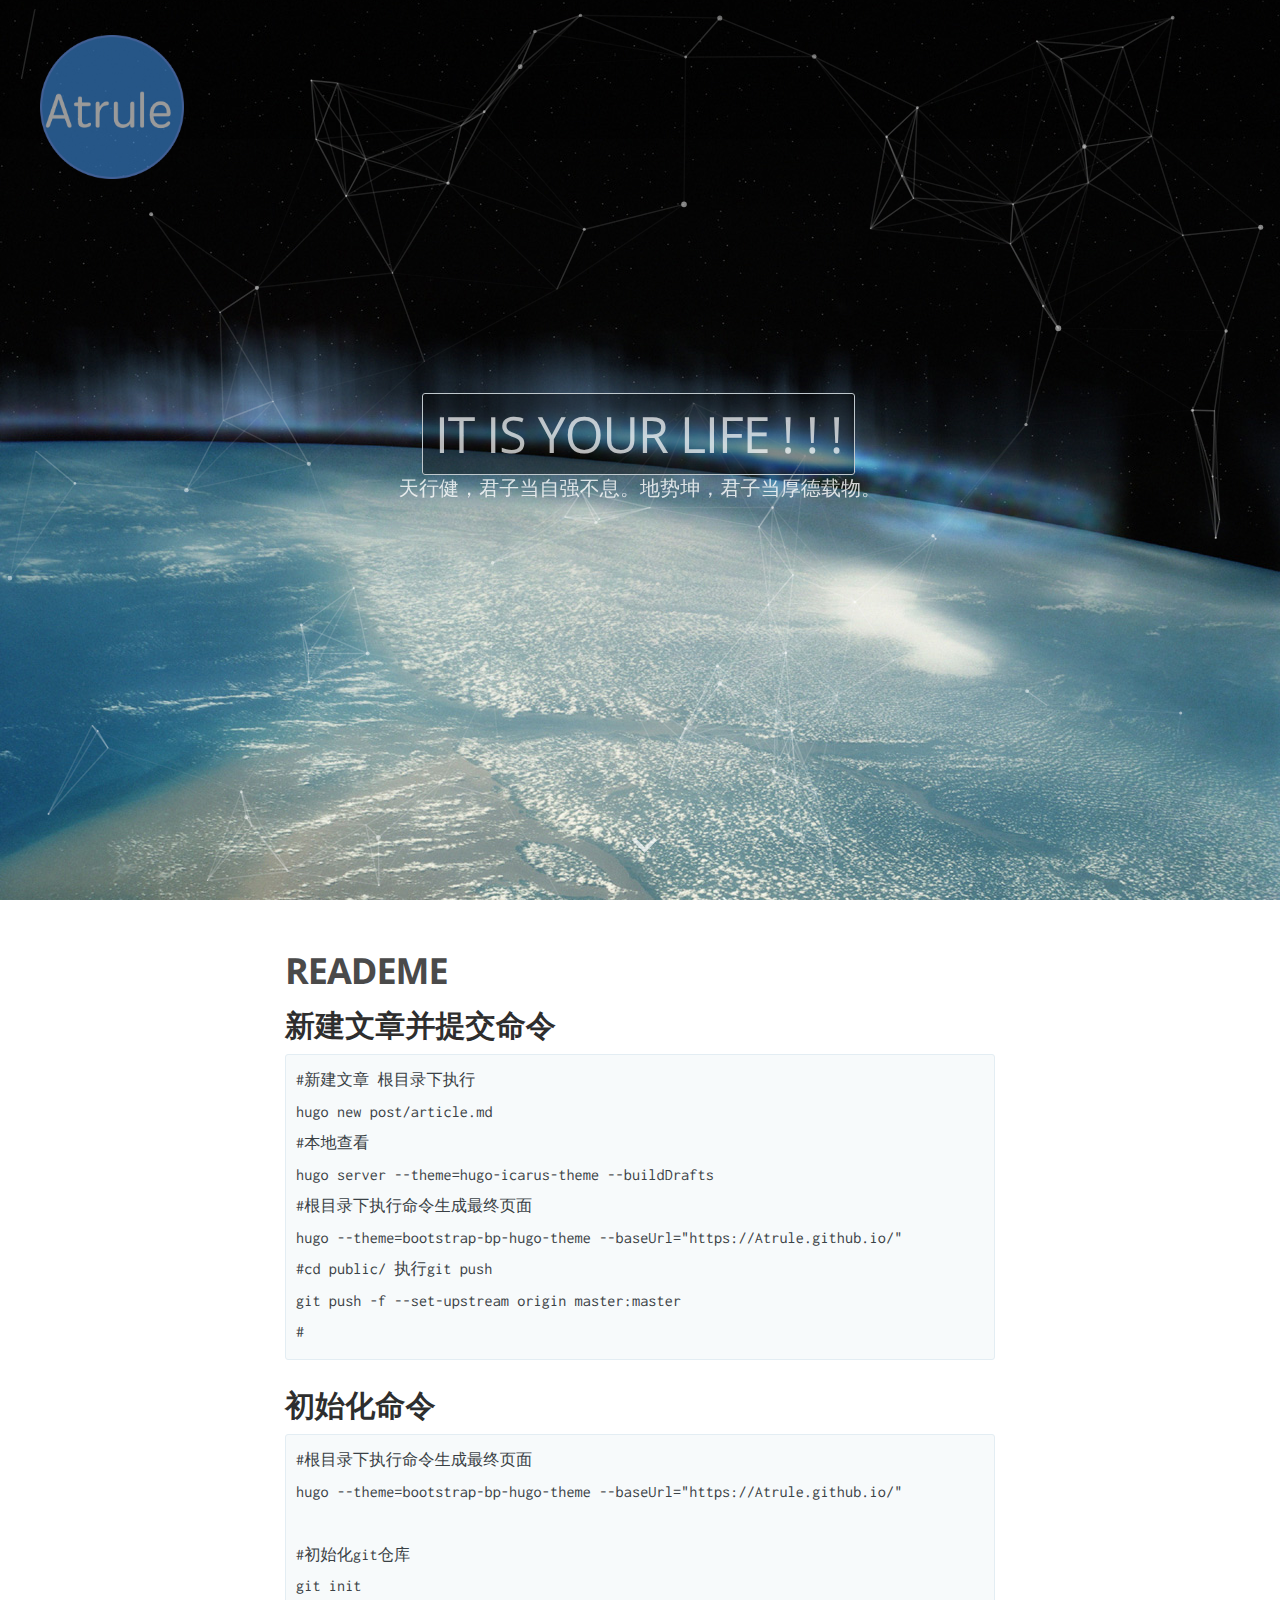
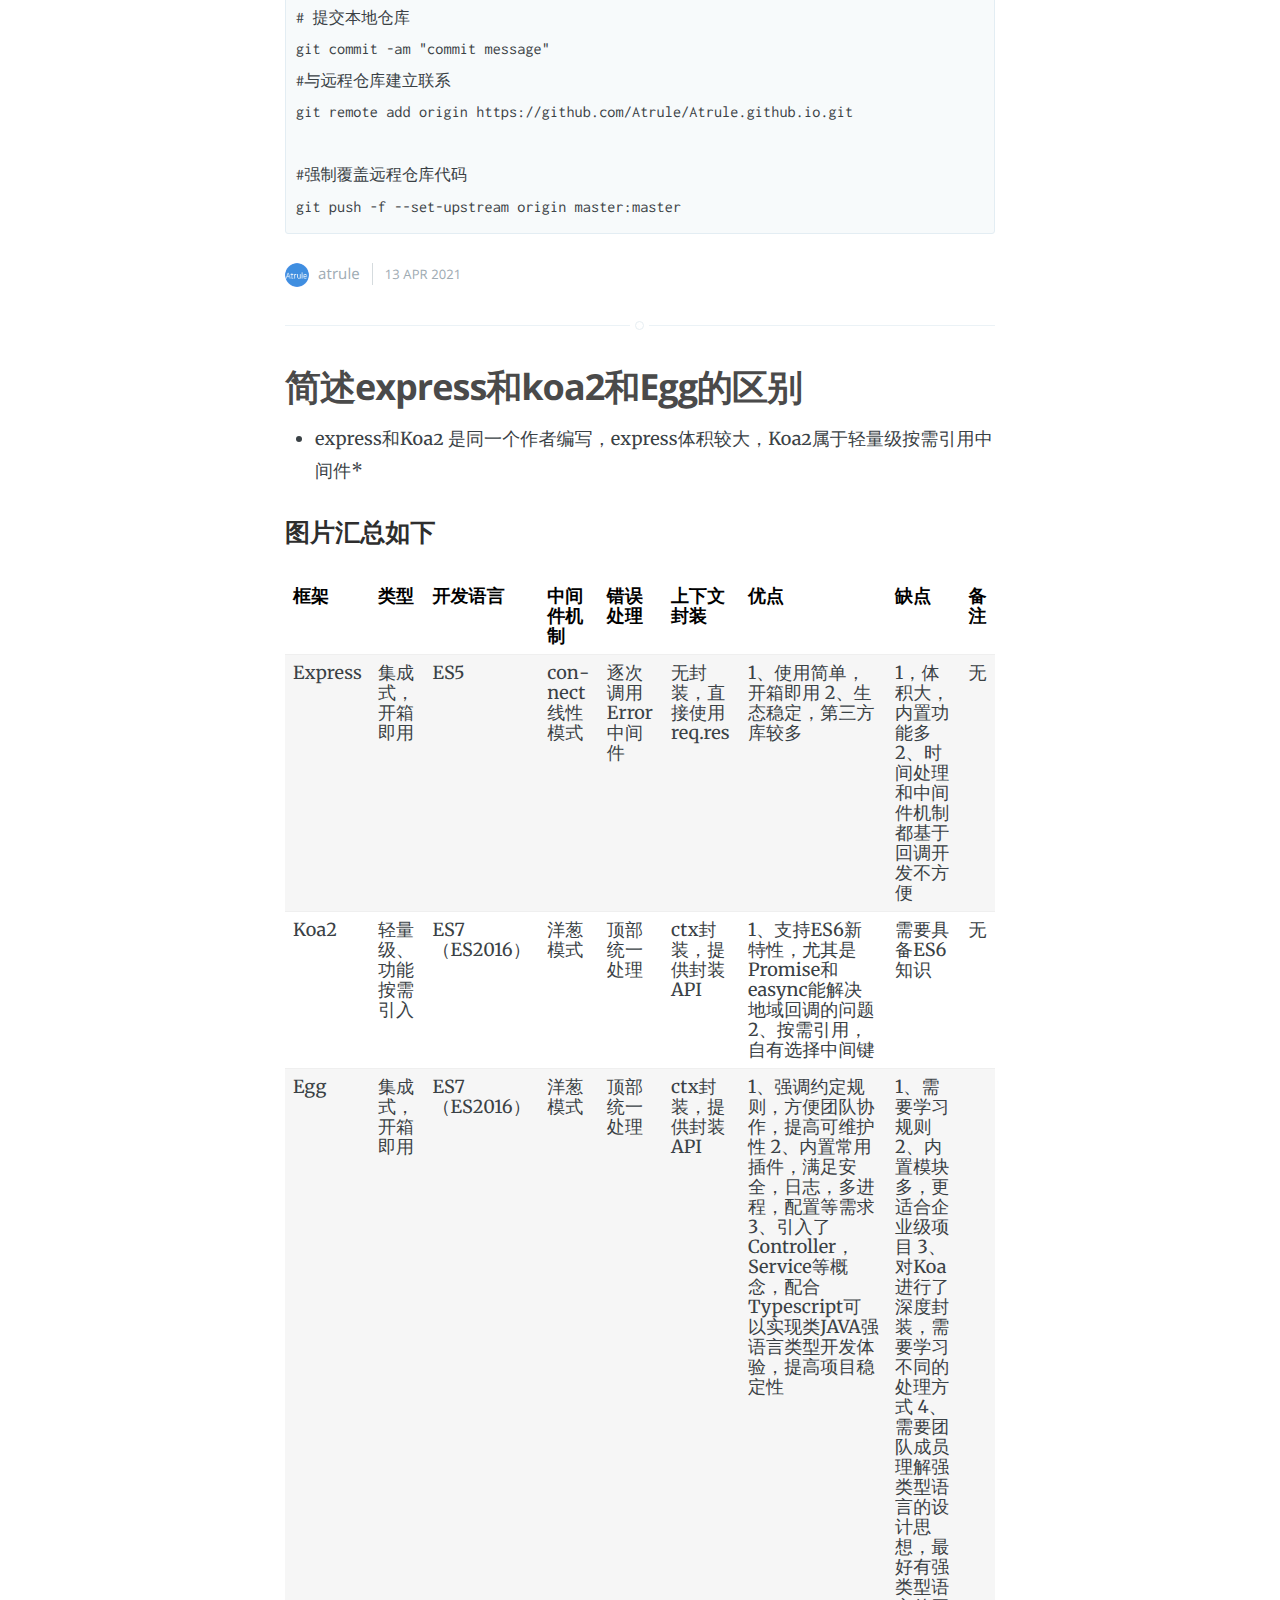
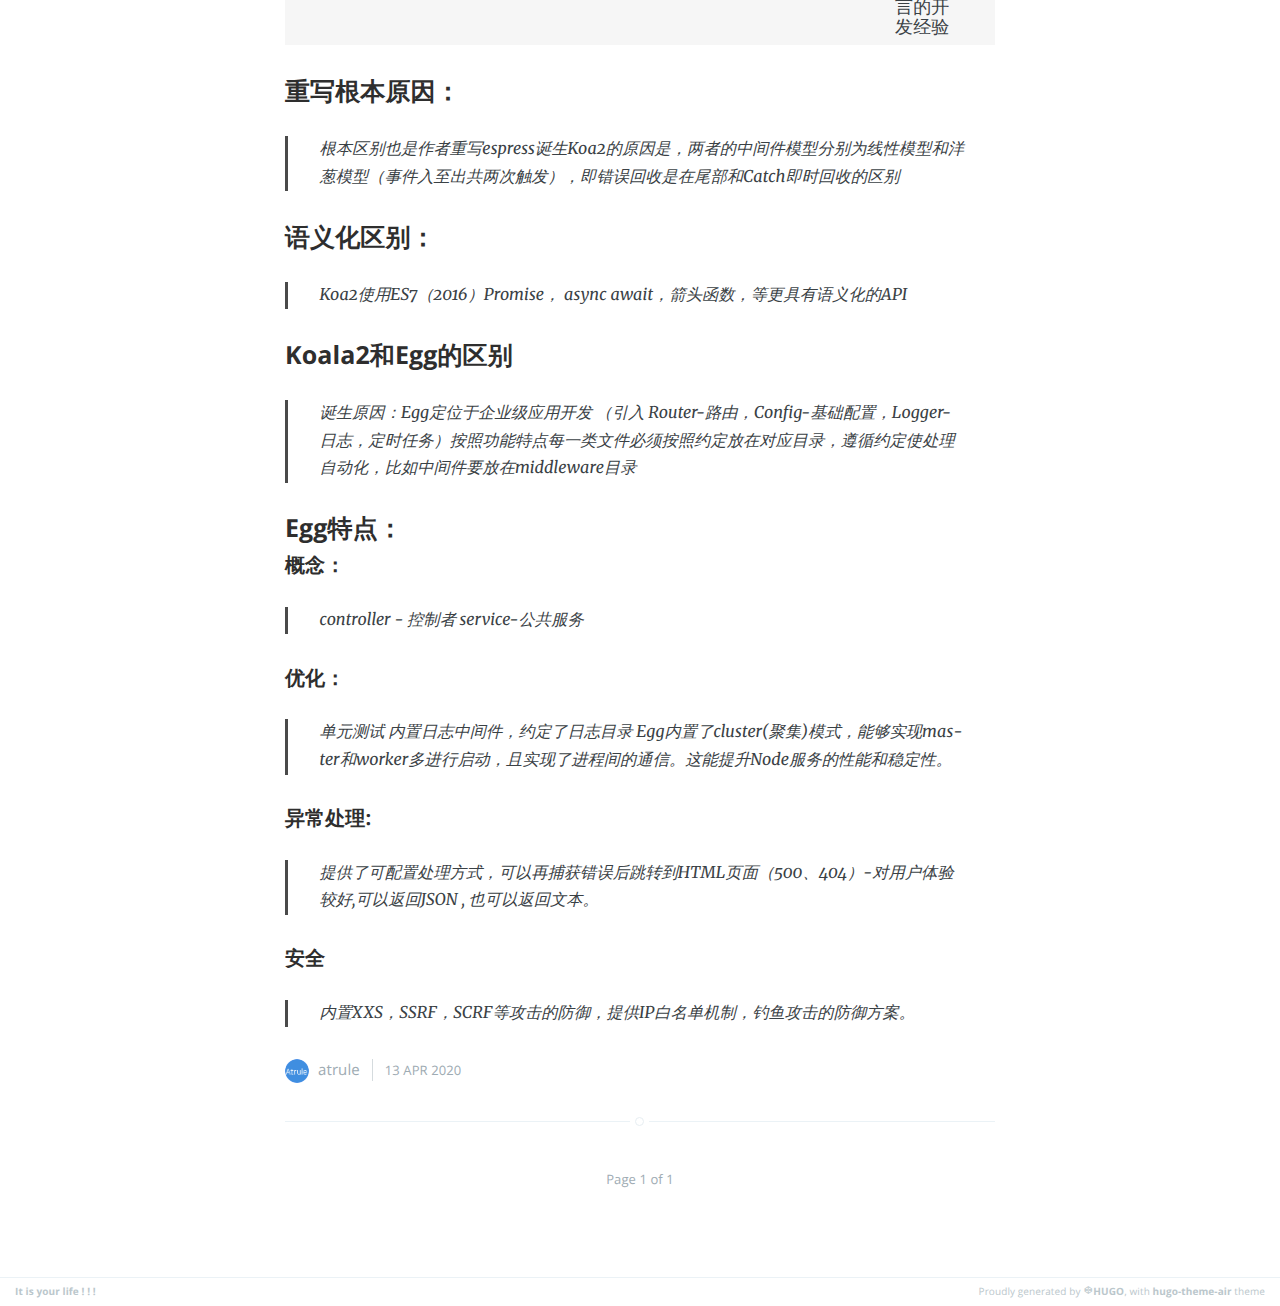
<file: index.html>
<!DOCTYPE html>
<html lang="en-us">

<head>
  <meta charset="utf-8" />
  <meta http-equiv="X-UA-Compatible" content="IE=edge" />

  <meta property="og:title" content=" It is your life ! ! !" />
  <meta property="og:site_name" content="It is your life ! ! !" />
  <meta property="og:url" content="https://Atrule.github.io/" />


  <meta property="og:type" content="website" />


  <title>
    It is your life ! ! !
  </title>

  <meta name="description" content="天行健，君子当自强不息。地势坤，君子当厚德载物。" />

  <meta name="HandheldFriendly" content="True" />
  <meta name="viewport" content="width=device-width, initial-scale=1.0" />

  <link rel="shortcut icon" href="https://Atrule.github.io/images/favicon.ico">
  <link rel="apple-touch-icon" href="https://Atrule.github.io/images/apple-touch-icon.png" />

  <link rel="stylesheet" type="text/css" href="https://Atrule.github.io/css/screen.css" />
  <link rel="stylesheet" type="text/css"
    href="//fonts.googleapis.com/css?family=Merriweather:300,700,700italic,300italic|Open+Sans:700,400|Inconsolata" />





  <link href="/index.xml" rel="alternate" type="application/rss+xml" title="It is your life ! ! !" />


  <meta name="generator" content="Hugo 0.70.0" />

  <link rel="canonical" href="https://Atrule.github.io/" />


</head>

<body class="nav-closed">
  <div id="particles-js"></div>



  <div class="site-wrapper">



    <header class="main-header " style="background-image: url(https://Atrule.github.io/images/user.jpg)">




      <nav class="main-nav overlay clearfix">

        <a class="blog-logo" href="https://Atrule.github.io/"><img src="https://Atrule.github.io/images/user.png"
            alt="Blog Logo" /></a>


      </nav>
      <div class="vertical">
        <div class="main-header-content inner">
          <h1 class="page-title">
            <a class="btn-bootstrap-2 title-scroll" href="#content">It is your life ! ! !</a>
          </h1>
          <h2 class="page-description">天行健，君子当自强不息。地势坤，君子当厚德载物。</h2>
        </div>
      </div>
      <a class="scroll-down icon-arrow-left" href="#content"><span class="hidden">Scroll Down</span></a>
    </header>

    <main id="content" class="content" role="main">







      <div class="extra-pagination inner">
        <nav class="pagination" role="navigation">

          <span class="page-number">Page 1 of 1</span>

        </nav>

      </div>



      <article class="post ">
        <header class="post-header">
          <h2 class="post-title"><a href="/reademe/">READEME</a></h2>
        </header>
        <section class="post-excerpt">
          <p>
            <section class="post-content">
              <h3 id="新建文章并提交命令">新建文章并提交命令</h3>
              <pre><code>#新建文章 根目录下执行
hugo new post/article.md
#本地查看
hugo server --theme=hugo-icarus-theme --buildDrafts
#根目录下执行命令生成最终页面
hugo --theme=bootstrap-bp-hugo-theme --baseUrl=&quot;https://Atrule.github.io/&quot;
#cd public/ 执行git push
git push -f --set-upstream origin master:master
#
</code></pre>
              <h3 id="初始化命令">初始化命令</h3>
              <pre><code>#根目录下执行命令生成最终页面
hugo --theme=bootstrap-bp-hugo-theme --baseUrl=&quot;https://Atrule.github.io/&quot;

#初始化git仓库
git init 
# 提交本地仓库
git commit -am &quot;commit message&quot;
#与远程仓库建立联系
git remote add origin https://github.com/Atrule/Atrule.github.io.git

#强制覆盖远程仓库代码
git push -f --set-upstream origin master:master
</code></pre>
            </section>
          </p>

        </section>
        <footer class="post-meta">

          <img class="author-thumb" src="https://Atrule.github.io/images/user.png" alt="Author image" nopin="nopin" />


          atrule


          <time class="post-date" datetime="2021-04-13T13:53:20&#43;08:00">
            13 Apr 2021
          </time>
        </footer>
      </article>



      <article class="post post">
        <header class="post-header">
          <h2 class="post-title"><a
              href="/post/%E7%AE%80%E8%BF%B0express%E5%92%8Ckoa2%E5%92%8Cegg%E7%9A%84%E5%8C%BA%E5%88%AB/">简述express和koa2和Egg的区别</a>
          </h2>
        </header>
        <section class="post-excerpt">
          <p>
            <section class="post-content">
              <ul>
                <li>express和Koa2 是同一个作者编写，express体积较大，Koa2属于轻量级按需引用中间件*</li>
              </ul>
              <h4 id="图片汇总如下">图片汇总如下</h4>
              <table>
                <thead>
                  <tr>
                    <th>框架</th>
                    <th>类型</th>
                    <th>开发语言</th>
                    <th>中间件机制</th>
                    <th>错误处理</th>
                    <th>上下文封装</th>
                    <th>优点</th>
                    <th>缺点</th>
                    <th>备注</th>
                  </tr>
                </thead>
                <tbody>
                  <tr>
                    <td>Express</td>
                    <td>集成式，开箱即用</td>
                    <td>ES5</td>
                    <td>connect线性模式</td>
                    <td>逐次调用Error中间件</td>
                    <td>无封装，直接使用req.res</td>
                    <td>1、使用简单，开箱即用 2、生态稳定，第三方库较多</td>
                    <td>1，体积大，内置功能多 2、时间处理和中间件机制都基于回调开发不方便</td>
                    <td>无</td>
                  </tr>
                  <tr>
                    <td>Koa2</td>
                    <td>轻量级、功能按需引入</td>
                    <td>ES7（ES2016）</td>
                    <td>洋葱模式</td>
                    <td>顶部统一处理</td>
                    <td>ctx封装，提供封装API</td>
                    <td>1、支持ES6新特性，尤其是Promise和easync能解决地域回调的问题 2、按需引用，自有选择中间键</td>
                    <td>需要具备ES6 知识</td>
                    <td>无</td>
                  </tr>
                  <tr>
                    <td>Egg</td>
                    <td>集成式，开箱即用</td>
                    <td>ES7（ES2016）</td>
                    <td>洋葱模式</td>
                    <td>顶部统一处理</td>
                    <td>ctx封装，提供封装API</td>
                    <td>1、强调约定规则，方便团队协作，提高可维护性 2、内置常用插件，满足安全，日志，多进程，配置等需求
                      3、引入了Controller，Service等概念，配合Typescript可以实现类JAVA强语言类型开发体验，提高项目稳定性</td>
                    <td>1、需要学习 规则 2、内置模块多，更适合企业级项目 3、对Koa进行了深度封装，需要学习不同的处理方式 4、需要团队成员理解强类型语言的设计思想，最好有强类型语言的开发经验</td>
                    <td></td>
                  </tr>
                </tbody>
              </table>
              <h4 id="重写根本原因">重写根本原因：</h4>
              <blockquote>
                <p>根本区别也是作者重写espress诞生Koa2的原因是，两者的中间件模型分别为线性模型和洋葱模型（事件入至出共两次触发），即错误回收是在尾部和Catch即时回收的区别</p>
              </blockquote>
              <h4 id="语义化区别">语义化区别：</h4>
              <blockquote>
                <p>Koa2使用ES7（2016）Promise， async await，箭头函数，等更具有语义化的API</p>
              </blockquote>
              <h4 id="koala2和egg的区别">Koala2和Egg的区别</h4>
              <blockquote>
                <p>诞生原因：Egg定位于企业级应用开发 （引入
                  Router-路由，Config-基础配置，Logger-日志，定时任务）按照功能特点每一类文件必须按照约定放在对应目录，遵循约定使处理自动化，比如中间件要放在middleware目录</p>
              </blockquote>
              <h4 id="egg特点">Egg特点：</h4>
              <h5 id="概念">概念：</h5>
              <blockquote>
                <p>controller - 控制者
                  service-公共服务</p>
              </blockquote>
              <h6 id="优化">优化：</h6>
              <blockquote>
                <p>单元测试
                  内置日志中间件，约定了日志目录
                  Egg内置了cluster(聚集)模式，能够实现master和worker多进行启动，且实现了进程间的通信。这能提升Node服务的性能和稳定性。</p>
              </blockquote>
              <h6 id="异常处理">异常处理:</h6>
              <blockquote>
                <p>提供了可配置处理方式，可以再捕获错误后跳转到HTML页面（500、404）-对用户体验较好,可以返回JSON , 也可以返回文本。</p>
              </blockquote>
              <h6 id="安全">安全</h6>
              <blockquote>
                <p>内置XXS，SSRF，SCRF等攻击的防御，提供IP白名单机制，钓鱼攻击的防御方案。</p>
              </blockquote>

            </section>
          </p>

        </section>
        <footer class="post-meta">

          <img class="author-thumb" src="https://Atrule.github.io/images/user.png" alt="Author image" nopin="nopin" />


          atrule


          <time class="post-date" datetime="2020-04-13T18:39:37&#43;08:00">
            13 Apr 2020
          </time>
        </footer>
      </article>



      <nav class="pagination" role="navigation">

        <span class="page-number">Page 1 of 1</span>

      </nav>


    </main>

    <footer class="site-footer clearfix">
      <section class="copyright"><a href="">It is your life ! ! !</a> </section>

      <section class="poweredby">Proudly generated by <a class="icon-hugo" href="https://gohugo.io">HUGO</a>, with <a
          class="icon-theme" href="https://github.com/syui/hugo-theme-air">hugo-theme-air</a> theme</section>

    </footer>
  </div>
  <script type="text/javascript" src="https://Atrule.github.io/js/jquery.js"></script>
  <script type="text/javascript" src="https://Atrule.github.io/js/jquery.fitvids.js"></script>
  <script type="text/javascript" src="https://Atrule.github.io/js/index.js"></script>
  <script src="https://Atrule.github.io/js/particles.min.js"></script>
  <script src="https://Atrule.github.io/js/particles.js"></script>

</body>

</html>
</file>
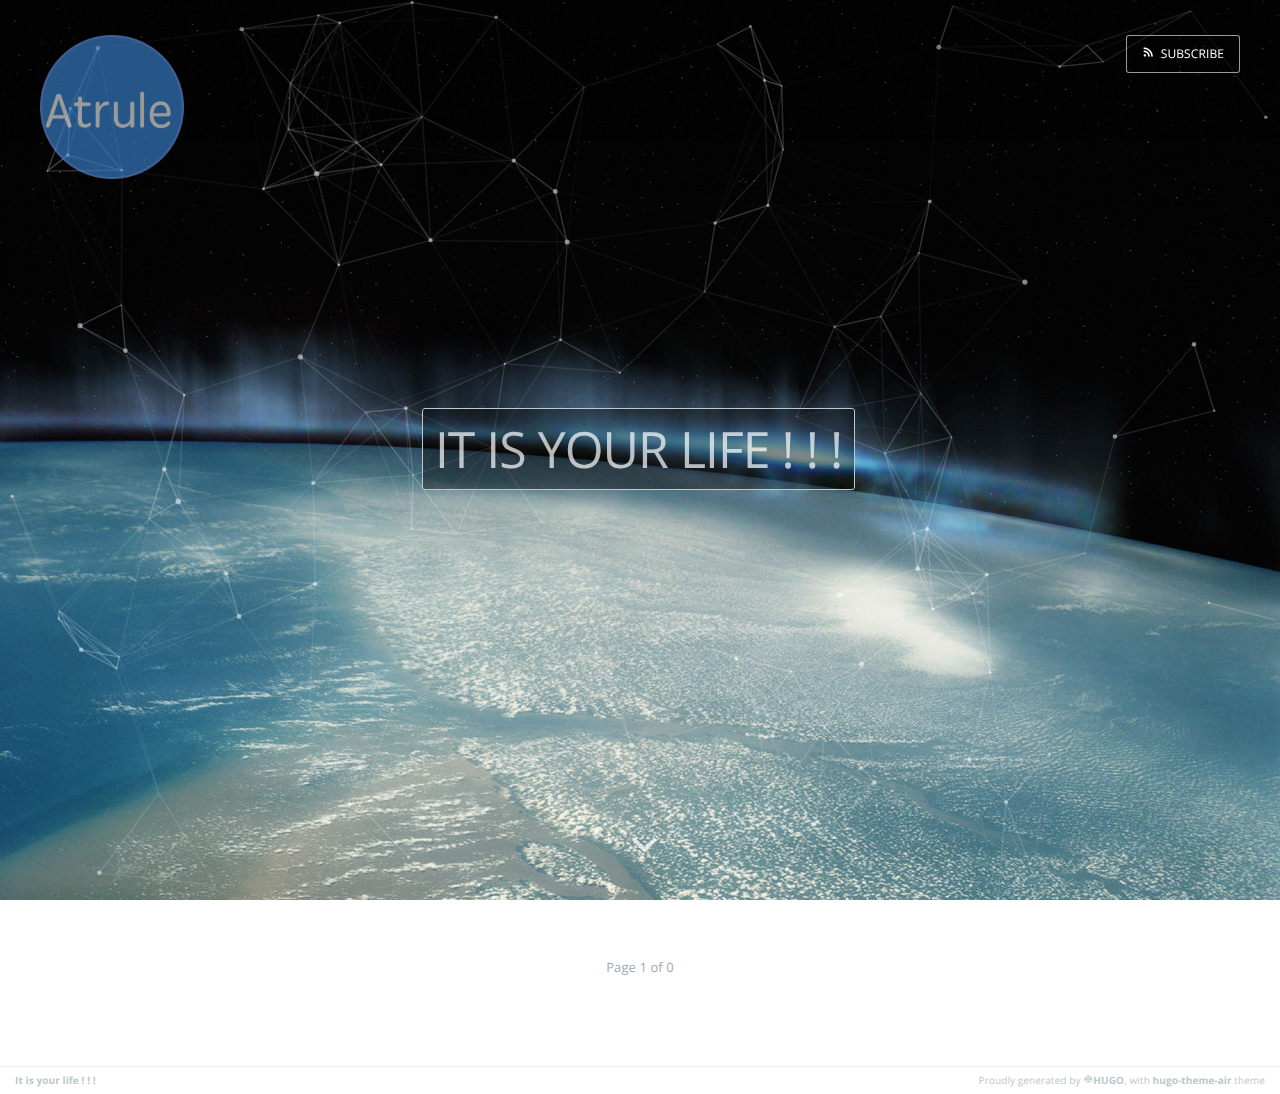
<file: categories/index.html>
<!DOCTYPE html>
<html lang="en-us">

<head>
  <meta charset="utf-8" />
  <meta http-equiv="X-UA-Compatible" content="IE=edge" />

  <meta property="og:title" content=" Categories &middot;  It is your life ! ! !" />
  <meta property="og:site_name" content="It is your life ! ! !" />
  <meta property="og:url" content="https://Atrule.github.io/categories/" />


  <meta property="og:type" content="website" />


  <title>
    Categories &middot; It is your life ! ! !
  </title>

  <meta name="description" content="天行健，君子当自强不息。地势坤，君子当厚德载物。" />

  <meta name="HandheldFriendly" content="True" />
  <meta name="viewport" content="width=device-width, initial-scale=1.0" />

  <link rel="shortcut icon" href="https://Atrule.github.io/images/favicon.ico">
  <link rel="apple-touch-icon" href="https://Atrule.github.io/images/apple-touch-icon.png" />

  <link rel="stylesheet" type="text/css" href="https://Atrule.github.io/css/screen.css" />
  <link rel="stylesheet" type="text/css"
    href="//fonts.googleapis.com/css?family=Merriweather:300,700,700italic,300italic|Open+Sans:700,400|Inconsolata" />




  <link href="https://Atrule.github.io/index.xml" rel="alternate" type="application/rss+xml"
    title="It is your life ! ! !" />


  <link href="/categories/index.xml" rel="alternate" type="application/rss+xml"
    title="Categories &middot; It is your life ! ! !" />


  <meta name="generator" content="Hugo 0.70.0" />

  <link rel="canonical" href="https://Atrule.github.io/categories/" />


</head>

<body class="nav-closed">
  <div id="particles-js"></div>



  <div class="site-wrapper">




    <header class="main-header" style="background-image: url(https://Atrule.github.io/images/user.jpg)">

      <nav class="main-nav overlay clearfix">

        <a class="blog-logo" href="https://Atrule.github.io/"><img src="https://Atrule.github.io/images/user.png"
            alt="Home" /></a>



        <a class="menu-button icon-feed" href="/categories/index.xml">&nbsp;&nbsp;Subscribe</a>


      </nav>
      <div class="vertical">

        <div class="main-header-content inner">
          <h1 class="page-title">

            <a class="btn-bootstrap-2" href="#content">It is your life ! ! !</a>
          </h1>
        </div>
      </div>
      <a class="scroll-down icon-arrow-left" href="#content"><span class="hidden">Scroll Down</span></a>
    </header>

    <main id="content" class="content" role="main">





      <div class="extra-pagination inner">
        <nav class="pagination" role="navigation">

          <span class="page-number">Page 1 of 0</span>

        </nav>

      </div>



      <nav class="pagination" role="navigation">

        <span class="page-number">Page 1 of 0</span>

      </nav>

    </main>



    <footer class="site-footer clearfix">
      <section class="copyright"><a href="">It is your life ! ! !</a> </section>

      <section class="poweredby">Proudly generated by <a class="icon-hugo" href="https://gohugo.io">HUGO</a>, with <a
          class="icon-theme" href="https://github.com/syui/hugo-theme-air">hugo-theme-air</a> theme</section>

    </footer>
  </div>
  <script type="text/javascript" src="https://Atrule.github.io/js/jquery.js"></script>
  <script type="text/javascript" src="https://Atrule.github.io/js/jquery.fitvids.js"></script>
  <script type="text/javascript" src="https://Atrule.github.io/js/index.js"></script>
  <script src="https://Atrule.github.io/js/particles.min.js"></script>
  <script src="https://Atrule.github.io/js/particles.js"></script>

</body>

</html>
</file>
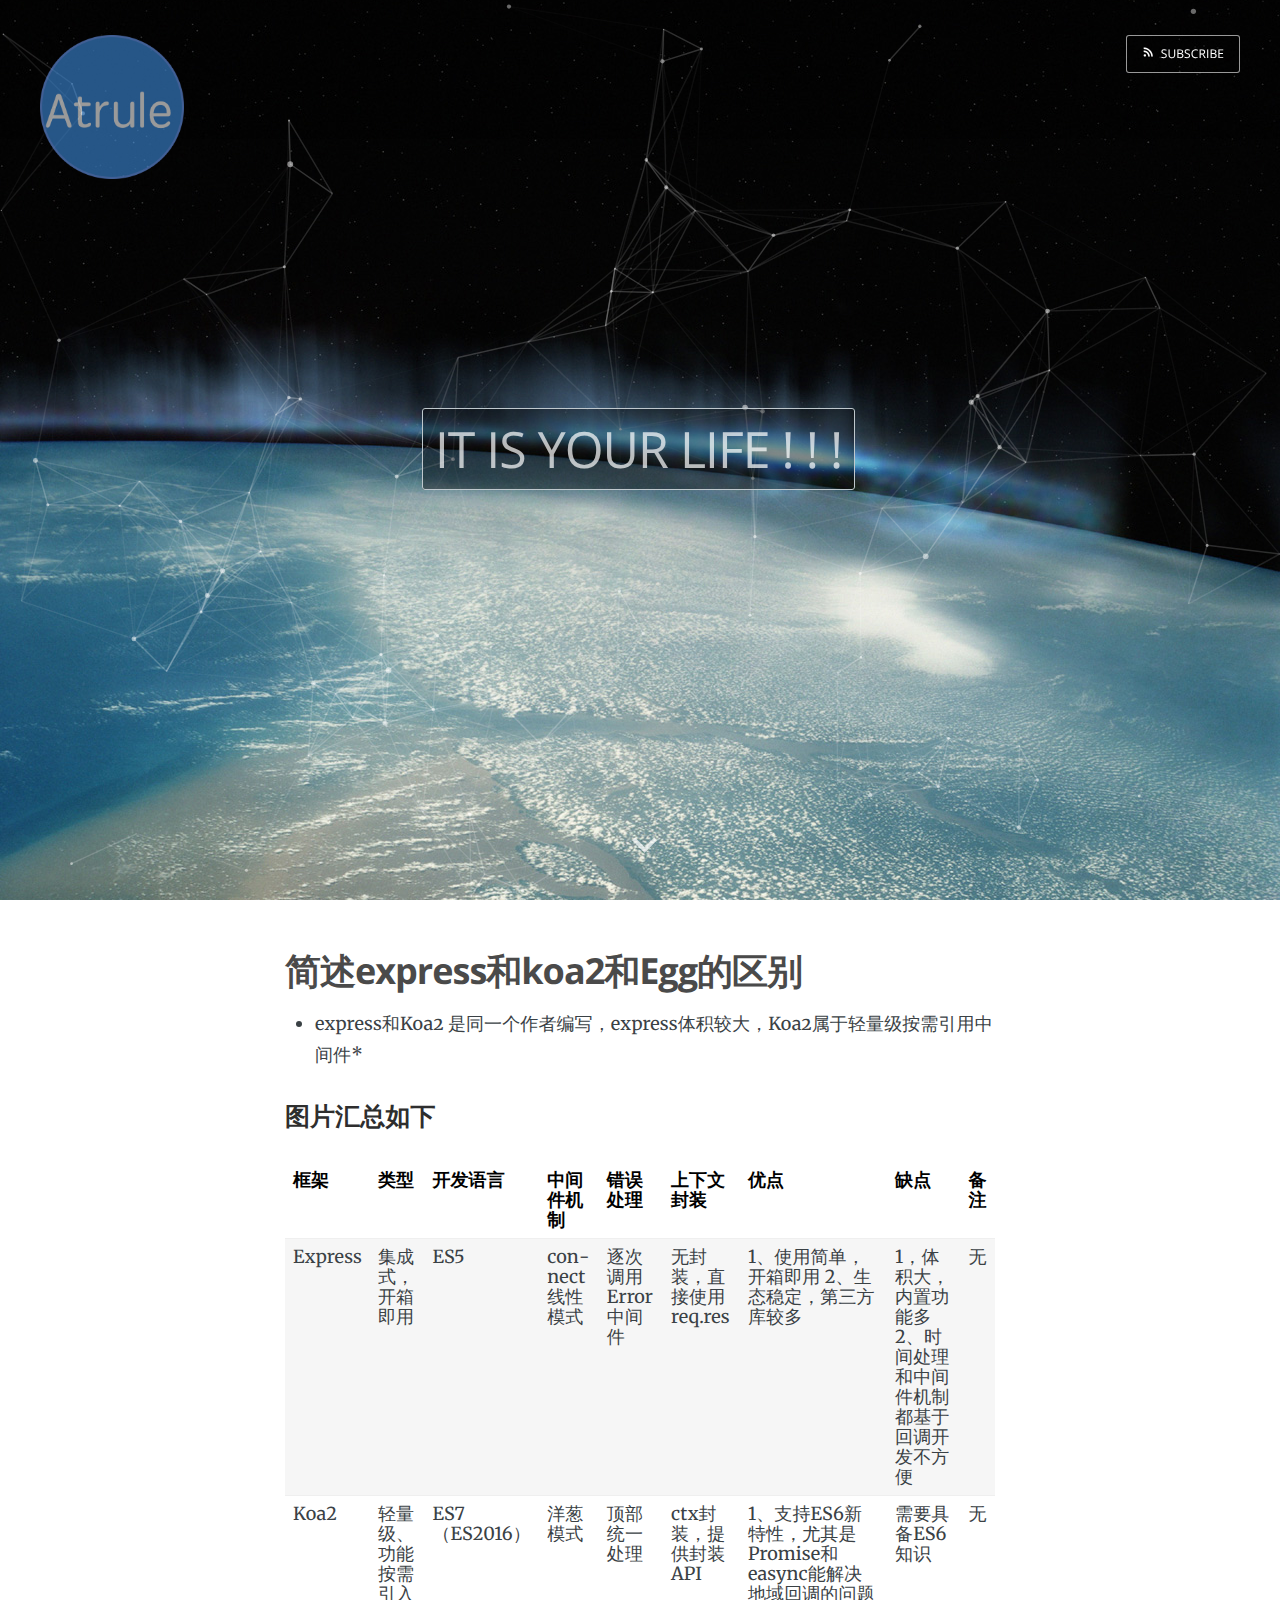
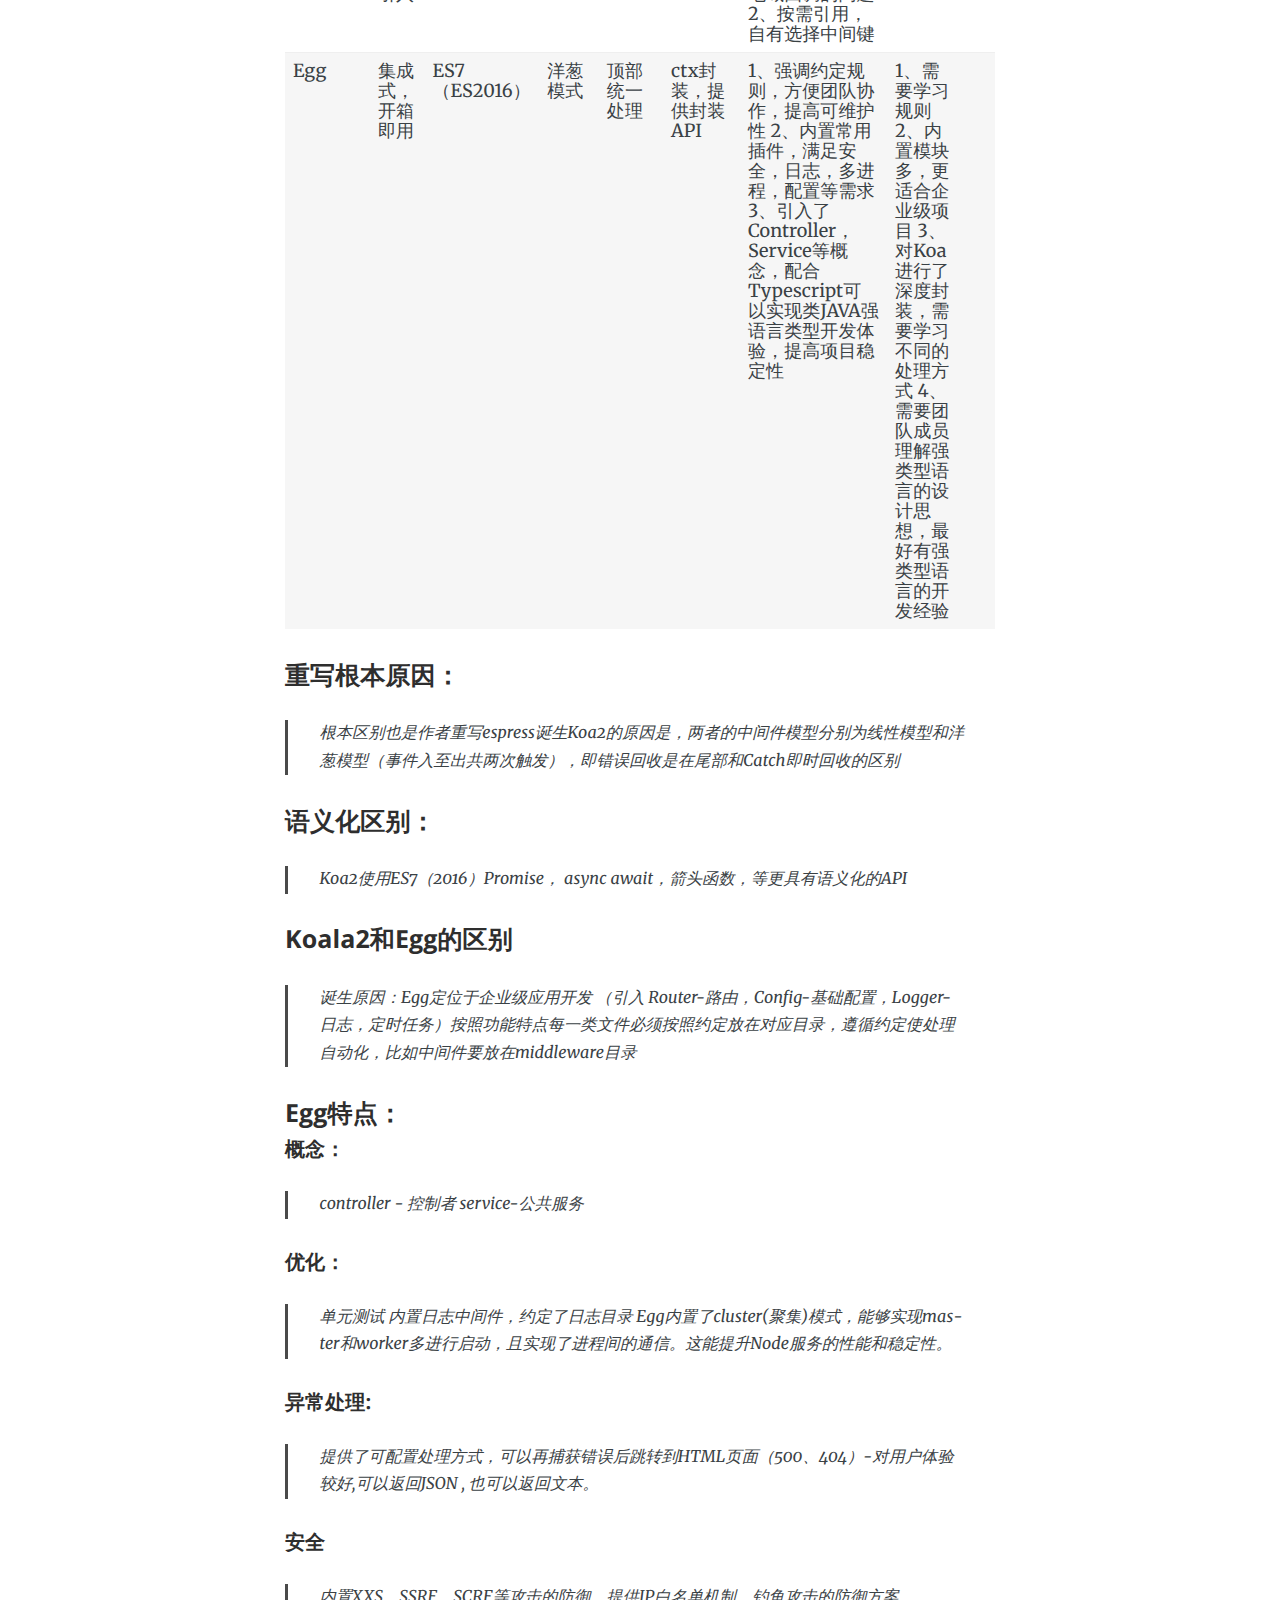
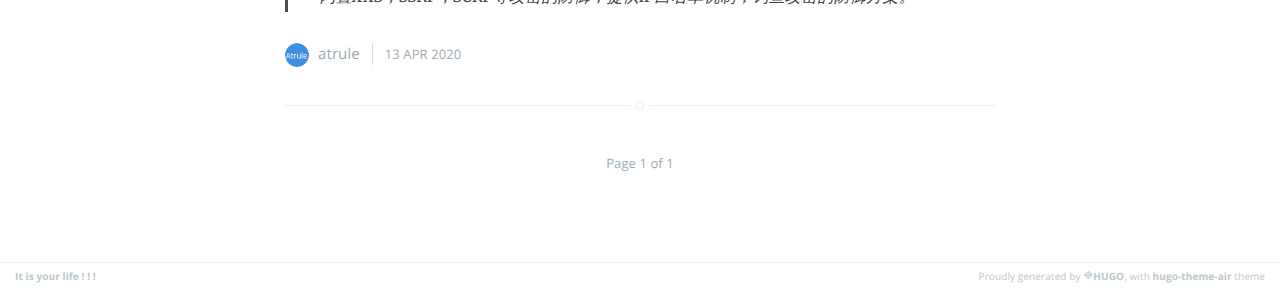
<file: post/index.html>
<!DOCTYPE html>
<html lang="en-us">

<head>
  <meta charset="utf-8" />
  <meta http-equiv="X-UA-Compatible" content="IE=edge" />

  <meta property="og:title" content=" Posts &middot;  It is your life ! ! !" />
  <meta property="og:site_name" content="It is your life ! ! !" />
  <meta property="og:url" content="https://Atrule.github.io/post/" />


  <meta property="og:type" content="website" />


  <title>
    Posts &middot; It is your life ! ! !
  </title>

  <meta name="description" content="天行健，君子当自强不息。地势坤，君子当厚德载物。" />

  <meta name="HandheldFriendly" content="True" />
  <meta name="viewport" content="width=device-width, initial-scale=1.0" />

  <link rel="shortcut icon" href="https://Atrule.github.io/images/favicon.ico">
  <link rel="apple-touch-icon" href="https://Atrule.github.io/images/apple-touch-icon.png" />

  <link rel="stylesheet" type="text/css" href="https://Atrule.github.io/css/screen.css" />
  <link rel="stylesheet" type="text/css"
    href="//fonts.googleapis.com/css?family=Merriweather:300,700,700italic,300italic|Open+Sans:700,400|Inconsolata" />




  <link href="https://Atrule.github.io/index.xml" rel="alternate" type="application/rss+xml"
    title="It is your life ! ! !" />


  <link href="/post/index.xml" rel="alternate" type="application/rss+xml"
    title="Posts &middot; It is your life ! ! !" />


  <meta name="generator" content="Hugo 0.70.0" />

  <link rel="canonical" href="https://Atrule.github.io/post/" />


</head>

<body class="nav-closed">
  <div id="particles-js"></div>



  <div class="site-wrapper">




    <header class="main-header" style="background-image: url(https://Atrule.github.io/images/user.jpg)">

      <nav class="main-nav overlay clearfix">

        <a class="blog-logo" href="https://Atrule.github.io/"><img src="https://Atrule.github.io/images/user.png"
            alt="Home" /></a>



        <a class="menu-button icon-feed" href="/post/index.xml">&nbsp;&nbsp;Subscribe</a>


      </nav>
      <div class="vertical">

        <div class="main-header-content inner">
          <h1 class="page-title">

            <a class="btn-bootstrap-2" href="#content">It is your life ! ! !</a>
          </h1>
        </div>
      </div>
      <a class="scroll-down icon-arrow-left" href="#content"><span class="hidden">Scroll Down</span></a>
    </header>

    <main id="content" class="content" role="main">





      <div class="extra-pagination inner">
        <nav class="pagination" role="navigation">

          <span class="page-number">Page 1 of 1</span>

        </nav>

      </div>



      <article class="post post">
        <header class="post-header">
          <h2 class="post-title"><a
              href="/post/%E7%AE%80%E8%BF%B0express%E5%92%8Ckoa2%E5%92%8Cegg%E7%9A%84%E5%8C%BA%E5%88%AB/">简述express和koa2和Egg的区别</a>
          </h2>
        </header>
        <section class="post-excerpt">
          <p>
            <section class="post-content">
              <ul>
                <li>express和Koa2 是同一个作者编写，express体积较大，Koa2属于轻量级按需引用中间件*</li>
              </ul>
              <h4 id="图片汇总如下">图片汇总如下</h4>
              <table>
                <thead>
                  <tr>
                    <th>框架</th>
                    <th>类型</th>
                    <th>开发语言</th>
                    <th>中间件机制</th>
                    <th>错误处理</th>
                    <th>上下文封装</th>
                    <th>优点</th>
                    <th>缺点</th>
                    <th>备注</th>
                  </tr>
                </thead>
                <tbody>
                  <tr>
                    <td>Express</td>
                    <td>集成式，开箱即用</td>
                    <td>ES5</td>
                    <td>connect线性模式</td>
                    <td>逐次调用Error中间件</td>
                    <td>无封装，直接使用req.res</td>
                    <td>1、使用简单，开箱即用 2、生态稳定，第三方库较多</td>
                    <td>1，体积大，内置功能多 2、时间处理和中间件机制都基于回调开发不方便</td>
                    <td>无</td>
                  </tr>
                  <tr>
                    <td>Koa2</td>
                    <td>轻量级、功能按需引入</td>
                    <td>ES7（ES2016）</td>
                    <td>洋葱模式</td>
                    <td>顶部统一处理</td>
                    <td>ctx封装，提供封装API</td>
                    <td>1、支持ES6新特性，尤其是Promise和easync能解决地域回调的问题 2、按需引用，自有选择中间键</td>
                    <td>需要具备ES6 知识</td>
                    <td>无</td>
                  </tr>
                  <tr>
                    <td>Egg</td>
                    <td>集成式，开箱即用</td>
                    <td>ES7（ES2016）</td>
                    <td>洋葱模式</td>
                    <td>顶部统一处理</td>
                    <td>ctx封装，提供封装API</td>
                    <td>1、强调约定规则，方便团队协作，提高可维护性 2、内置常用插件，满足安全，日志，多进程，配置等需求
                      3、引入了Controller，Service等概念，配合Typescript可以实现类JAVA强语言类型开发体验，提高项目稳定性</td>
                    <td>1、需要学习 规则 2、内置模块多，更适合企业级项目 3、对Koa进行了深度封装，需要学习不同的处理方式 4、需要团队成员理解强类型语言的设计思想，最好有强类型语言的开发经验</td>
                    <td></td>
                  </tr>
                </tbody>
              </table>
              <h4 id="重写根本原因">重写根本原因：</h4>
              <blockquote>
                <p>根本区别也是作者重写espress诞生Koa2的原因是，两者的中间件模型分别为线性模型和洋葱模型（事件入至出共两次触发），即错误回收是在尾部和Catch即时回收的区别</p>
              </blockquote>
              <h4 id="语义化区别">语义化区别：</h4>
              <blockquote>
                <p>Koa2使用ES7（2016）Promise， async await，箭头函数，等更具有语义化的API</p>
              </blockquote>
              <h4 id="koala2和egg的区别">Koala2和Egg的区别</h4>
              <blockquote>
                <p>诞生原因：Egg定位于企业级应用开发 （引入
                  Router-路由，Config-基础配置，Logger-日志，定时任务）按照功能特点每一类文件必须按照约定放在对应目录，遵循约定使处理自动化，比如中间件要放在middleware目录</p>
              </blockquote>
              <h4 id="egg特点">Egg特点：</h4>
              <h5 id="概念">概念：</h5>
              <blockquote>
                <p>controller - 控制者
                  service-公共服务</p>
              </blockquote>
              <h6 id="优化">优化：</h6>
              <blockquote>
                <p>单元测试
                  内置日志中间件，约定了日志目录
                  Egg内置了cluster(聚集)模式，能够实现master和worker多进行启动，且实现了进程间的通信。这能提升Node服务的性能和稳定性。</p>
              </blockquote>
              <h6 id="异常处理">异常处理:</h6>
              <blockquote>
                <p>提供了可配置处理方式，可以再捕获错误后跳转到HTML页面（500、404）-对用户体验较好,可以返回JSON , 也可以返回文本。</p>
              </blockquote>
              <h6 id="安全">安全</h6>
              <blockquote>
                <p>内置XXS，SSRF，SCRF等攻击的防御，提供IP白名单机制，钓鱼攻击的防御方案。</p>
              </blockquote>

            </section>
          </p>

        </section>
        <footer class="post-meta">

          <img class="author-thumb" src="https://Atrule.github.io/images/user.png" alt="Author image" nopin="nopin" />


          atrule


          <time class="post-date" datetime="2020-04-13T18:39:37&#43;08:00">
            13 Apr 2020
          </time>
        </footer>
      </article>



      <nav class="pagination" role="navigation">

        <span class="page-number">Page 1 of 1</span>

      </nav>

    </main>



    <footer class="site-footer clearfix">
      <section class="copyright"><a href="">It is your life ! ! !</a> </section>

      <section class="poweredby">Proudly generated by <a class="icon-hugo" href="https://gohugo.io">HUGO</a>, with <a
          class="icon-theme" href="https://github.com/syui/hugo-theme-air">hugo-theme-air</a> theme</section>

    </footer>
  </div>
  <script type="text/javascript" src="https://Atrule.github.io/js/jquery.js"></script>
  <script type="text/javascript" src="https://Atrule.github.io/js/jquery.fitvids.js"></script>
  <script type="text/javascript" src="https://Atrule.github.io/js/index.js"></script>
  <script src="https://Atrule.github.io/js/particles.min.js"></script>
  <script src="https://Atrule.github.io/js/particles.js"></script>

</body>

</html>
</file>
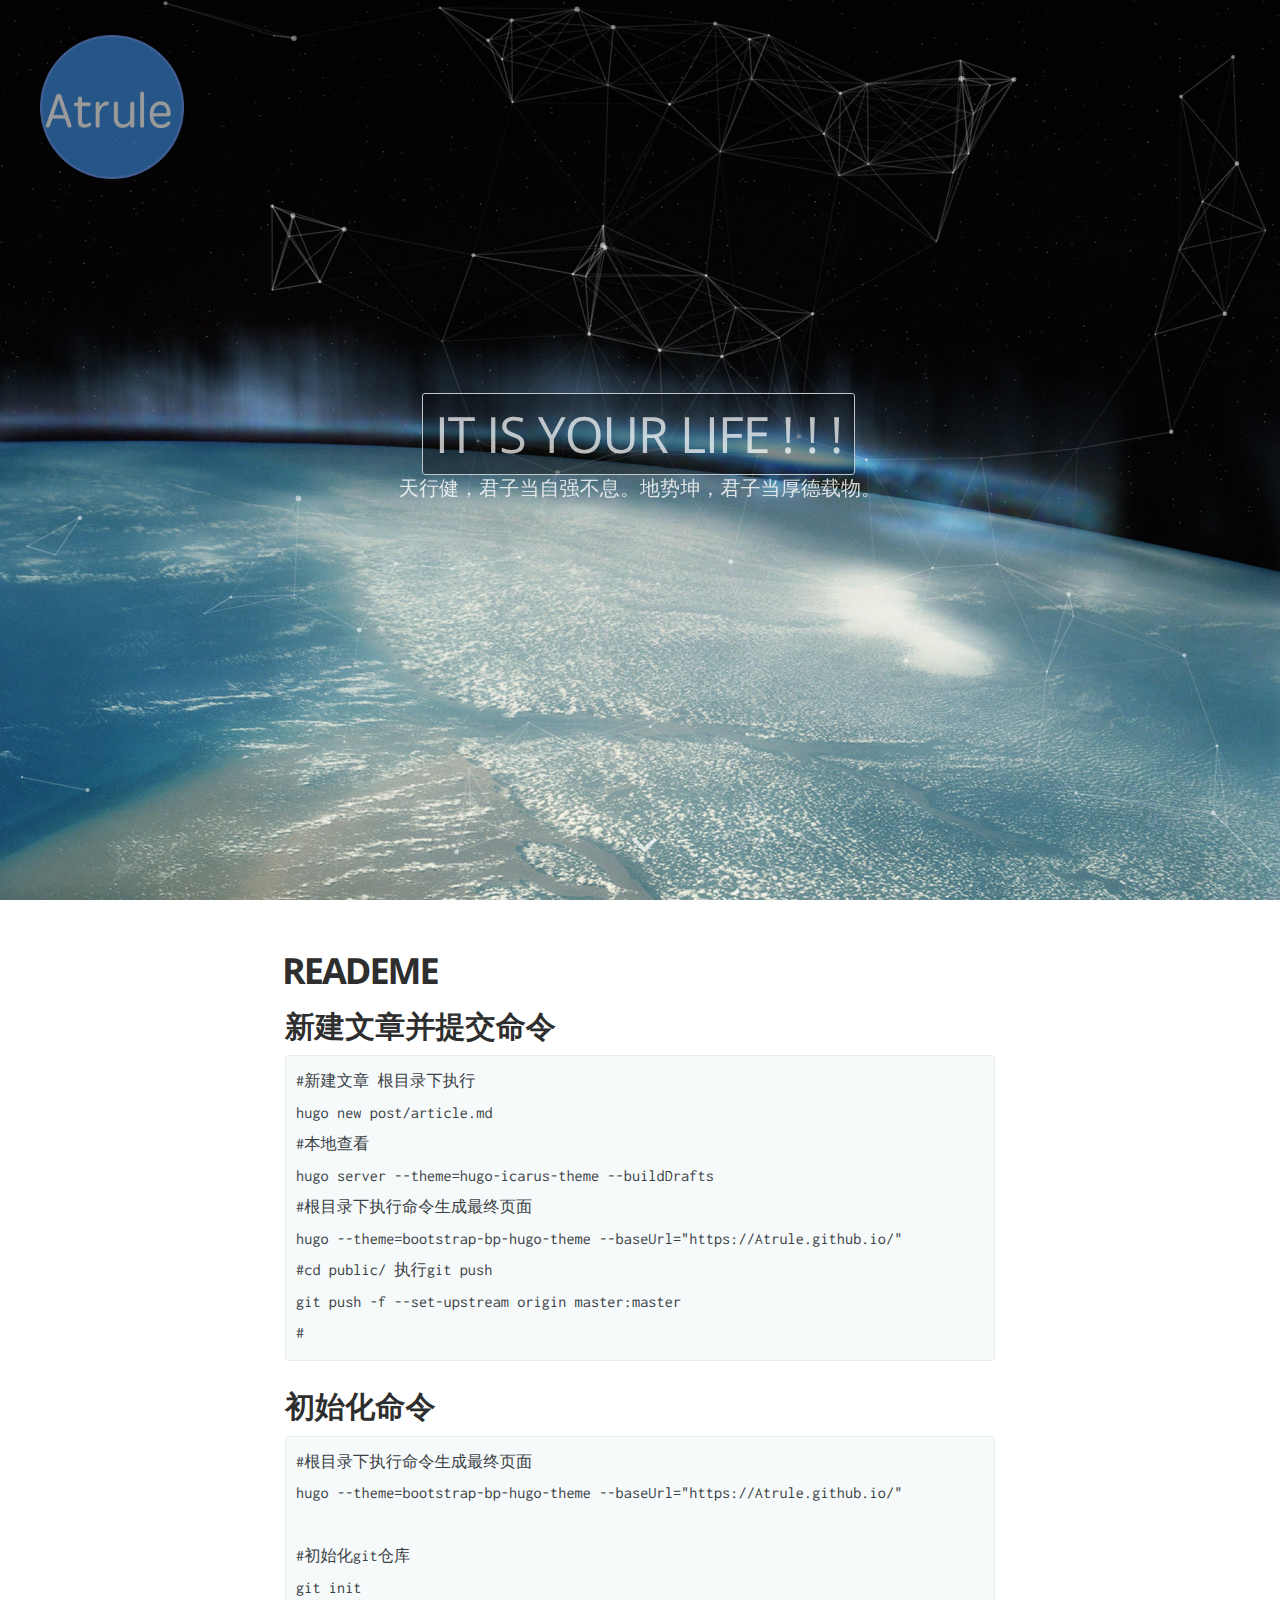
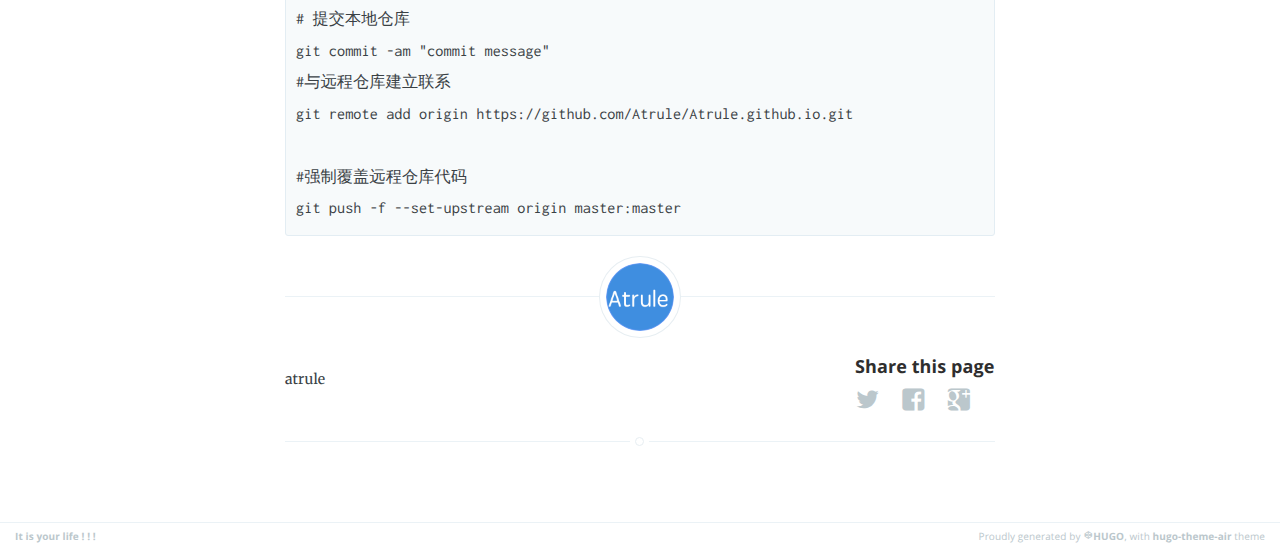
<file: reademe/index.html>
<!DOCTYPE html>
<html lang="en-us">

<head>
  <meta charset="utf-8" />
  <meta http-equiv="X-UA-Compatible" content="IE=edge" />

  <meta property="og:title" content=" READEME &middot;  It is your life ! ! !" />
  <meta property="og:site_name" content="It is your life ! ! !" />
  <meta property="og:url" content="https://Atrule.github.io/reademe/" />


  <meta property="og:type" content="article" />

  <meta property="og:article:published_time" content="2021-04-13T13:53:20&#43;08:00" />




  <title>
    READEME &middot; It is your life ! ! !
  </title>

  <meta name="description" content="天行健，君子当自强不息。地势坤，君子当厚德载物。" />

  <meta name="HandheldFriendly" content="True" />
  <meta name="viewport" content="width=device-width, initial-scale=1.0" />

  <link rel="shortcut icon" href="https://Atrule.github.io/images/favicon.ico">
  <link rel="apple-touch-icon" href="https://Atrule.github.io/images/apple-touch-icon.png" />

  <link rel="stylesheet" type="text/css" href="https://Atrule.github.io/css/screen.css" />
  <link rel="stylesheet" type="text/css"
    href="//fonts.googleapis.com/css?family=Merriweather:300,700,700italic,300italic|Open+Sans:700,400|Inconsolata" />




  <link href="https://Atrule.github.io/index.xml" rel="alternate" type="application/rss+xml"
    title="It is your life ! ! !" />



  <meta name="generator" content="Hugo 0.70.0" />

  <link rel="canonical" href="https://Atrule.github.io/reademe/" />


</head>

<body class="nav-closed">
  <div id="particles-js"></div>



  <div class="site-wrapper">



    <header class="main-header " style="background-image: url(https://Atrule.github.io/images/user.jpg)">

      <nav class="main-nav overlay clearfix">

        <a class="blog-logo" href="https://Atrule.github.io/"><img src="https://Atrule.github.io/images/user.png"
            alt="Blog Logo" /></a>


      </nav>
      <div class="vertical">
        <div class="main-header-content inner">
          <h1 class="page-title">
            <a class="btn-bootstrap-2" href="#content">It is your life ! ! !</a>
          </h1>
          <h2 class="page-description">天行健，君子当自强不息。地势坤，君子当厚德载物。</h2>
        </div>
      </div>
      <a class="scroll-down icon-arrow-left" href="#content"><span class="hidden">Scroll Down</span></a>
    </header>

    <main id="content" class="content" role="main">


      <article class="post ">

        <header class="post-header">
          <h1 class="post-title">READEME</h1>
          <section class="post-meta">


          </section>
        </header>

        <section class="post-content">
          <h3 id="新建文章并提交命令">新建文章并提交命令</h3>
          <pre><code>#新建文章 根目录下执行
hugo new post/article.md
#本地查看
hugo server --theme=hugo-icarus-theme --buildDrafts
#根目录下执行命令生成最终页面
hugo --theme=bootstrap-bp-hugo-theme --baseUrl=&quot;https://Atrule.github.io/&quot;
#cd public/ 执行git push
git push -f --set-upstream origin master:master
#
</code></pre>
          <h3 id="初始化命令">初始化命令</h3>
          <pre><code>#根目录下执行命令生成最终页面
hugo --theme=bootstrap-bp-hugo-theme --baseUrl=&quot;https://Atrule.github.io/&quot;

#初始化git仓库
git init 
# 提交本地仓库
git commit -am &quot;commit message&quot;
#与远程仓库建立联系
git remote add origin https://github.com/Atrule/Atrule.github.io.git

#强制覆盖远程仓库代码
git push -f --set-upstream origin master:master
</code></pre>
        </section>


        <footer class="post-footer">



          <figure class="author-image">

            <a class="img" href="https://Atrule.github.io/"
              style="background-image: url(https://Atrule.github.io/images/user.png)"><span
                class="hidden">atrule</span></a>
          </figure>


          <section class="author">

            <p>atrule</p>


          </section>



          <section class="share">
            <h4>Share this page</h4>
            <a class="icon-twitter" style="font-size: 1.4em"
              href="https://twitter.com/share?text=READEME&amp;url=http%3a%2f%2fAtrule.github.io%2freademe%2f"
              onclick="window.open(this.href, 'twitter-share', 'width=550,height=235');return false;">
              <span class="hidden">Twitter</span>
            </a>
            <a class="icon-facebook" style="font-size: 1.4em"
              href="https://www.facebook.com/sharer/sharer.php?u=http%3a%2f%2fAtrule.github.io%2freademe%2f"
              onclick="window.open(this.href, 'facebook-share','width=580,height=296');return false;">
              <span class="hidden">Facebook</span>
            </a>
            <a class="icon-google-plus" style="font-size: 1.4em"
              href="https://plus.google.com/share?url=http%3a%2f%2fAtrule.github.io%2freademe%2f"
              onclick="window.open(this.href, 'google-plus-share', 'width=490,height=530');return false;">
              <span class="hidden">Google+</span>
            </a>
          </section>






        </footer>
      </article>

    </main>
    <footer class="site-footer clearfix">
      <section class="copyright"><a href="">It is your life ! ! !</a> </section>

      <section class="poweredby">Proudly generated by <a class="icon-hugo" href="https://gohugo.io">HUGO</a>, with <a
          class="icon-theme" href="https://github.com/syui/hugo-theme-air">hugo-theme-air</a> theme</section>

    </footer>
  </div>
  <script type="text/javascript" src="https://Atrule.github.io/js/jquery.js"></script>
  <script type="text/javascript" src="https://Atrule.github.io/js/jquery.fitvids.js"></script>
  <script type="text/javascript" src="https://Atrule.github.io/js/index.js"></script>
  <script src="https://Atrule.github.io/js/particles.min.js"></script>
  <script src="https://Atrule.github.io/js/particles.js"></script>

</body>

</html>
</file>
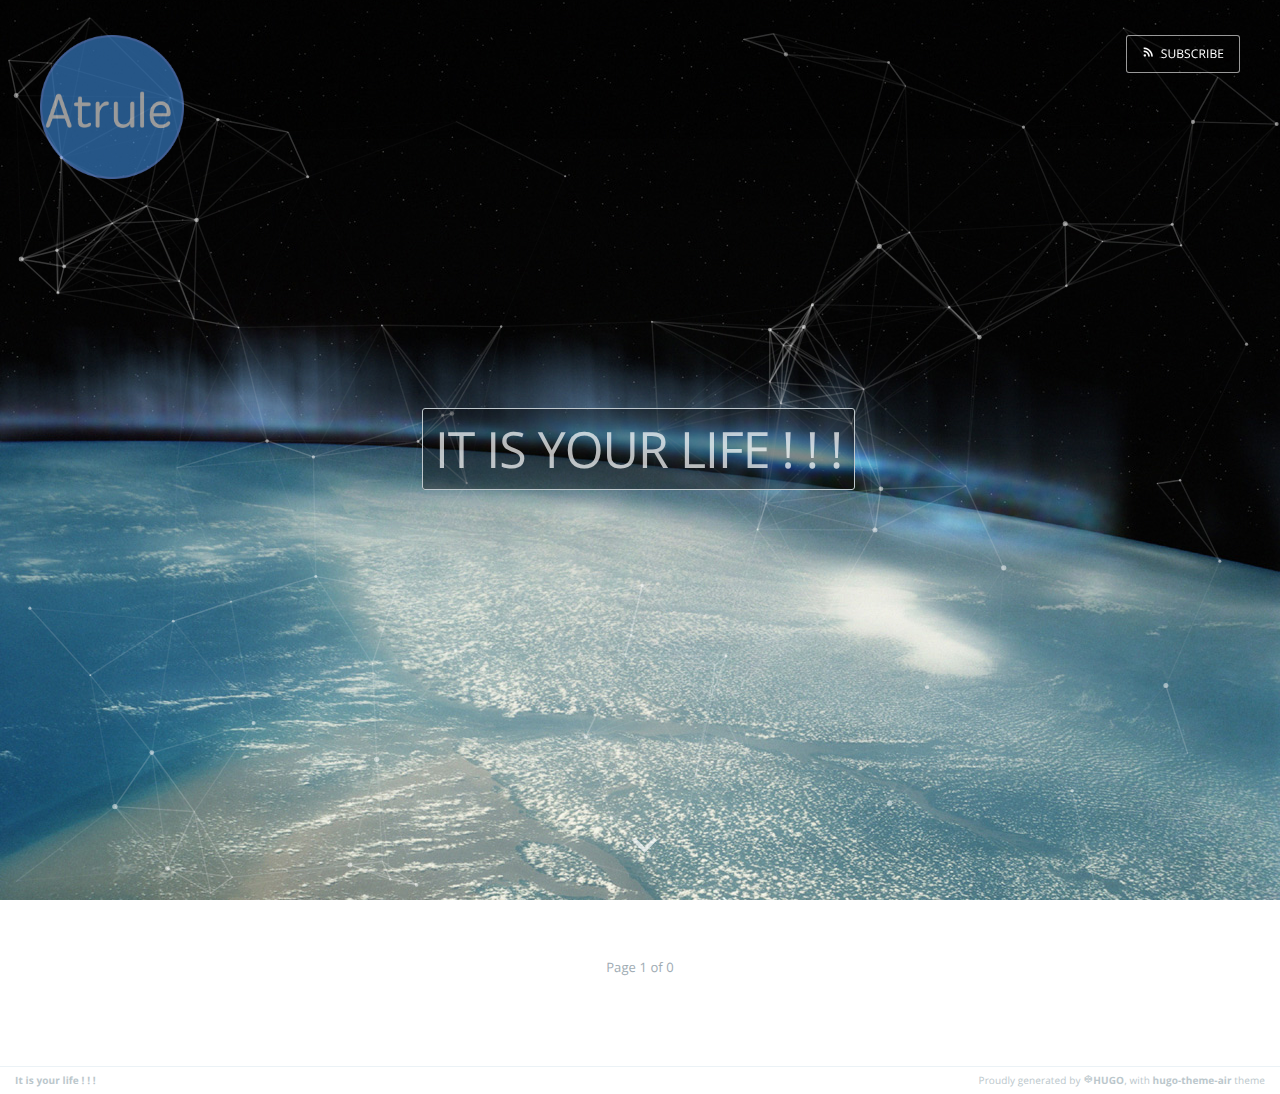
<file: tags/index.html>
<!DOCTYPE html>
<html lang="en-us">

<head>
  <meta charset="utf-8" />
  <meta http-equiv="X-UA-Compatible" content="IE=edge" />

  <meta property="og:title" content=" Tags &middot;  It is your life ! ! !" />
  <meta property="og:site_name" content="It is your life ! ! !" />
  <meta property="og:url" content="https://Atrule.github.io/tags/" />


  <meta property="og:type" content="website" />


  <title>
    Tags &middot; It is your life ! ! !
  </title>

  <meta name="description" content="天行健，君子当自强不息。地势坤，君子当厚德载物。" />

  <meta name="HandheldFriendly" content="True" />
  <meta name="viewport" content="width=device-width, initial-scale=1.0" />

  <link rel="shortcut icon" href="https://Atrule.github.io/images/favicon.ico">
  <link rel="apple-touch-icon" href="https://Atrule.github.io/images/apple-touch-icon.png" />

  <link rel="stylesheet" type="text/css" href="https://Atrule.github.io/css/screen.css" />
  <link rel="stylesheet" type="text/css"
    href="//fonts.googleapis.com/css?family=Merriweather:300,700,700italic,300italic|Open+Sans:700,400|Inconsolata" />




  <link href="https://Atrule.github.io/index.xml" rel="alternate" type="application/rss+xml"
    title="It is your life ! ! !" />


  <link href="/tags/index.xml" rel="alternate" type="application/rss+xml" title="Tags &middot; It is your life ! ! !" />


  <meta name="generator" content="Hugo 0.70.0" />

  <link rel="canonical" href="https://Atrule.github.io/tags/" />


</head>

<body class="nav-closed">
  <div id="particles-js"></div>



  <div class="site-wrapper">




    <header class="main-header" style="background-image: url(https://Atrule.github.io/images/user.jpg)">

      <nav class="main-nav overlay clearfix">

        <a class="blog-logo" href="https://Atrule.github.io/"><img src="https://Atrule.github.io/images/user.png"
            alt="Home" /></a>



        <a class="menu-button icon-feed" href="/tags/index.xml">&nbsp;&nbsp;Subscribe</a>


      </nav>
      <div class="vertical">

        <div class="main-header-content inner">
          <h1 class="page-title">

            <a class="btn-bootstrap-2" href="#content">It is your life ! ! !</a>
          </h1>
        </div>
      </div>
      <a class="scroll-down icon-arrow-left" href="#content"><span class="hidden">Scroll Down</span></a>
    </header>

    <main id="content" class="content" role="main">





      <div class="extra-pagination inner">
        <nav class="pagination" role="navigation">

          <span class="page-number">Page 1 of 0</span>

        </nav>

      </div>



      <nav class="pagination" role="navigation">

        <span class="page-number">Page 1 of 0</span>

      </nav>

    </main>



    <footer class="site-footer clearfix">
      <section class="copyright"><a href="">It is your life ! ! !</a> </section>

      <section class="poweredby">Proudly generated by <a class="icon-hugo" href="https://gohugo.io">HUGO</a>, with <a
          class="icon-theme" href="https://github.com/syui/hugo-theme-air">hugo-theme-air</a> theme</section>

    </footer>
  </div>
  <script type="text/javascript" src="https://Atrule.github.io/js/jquery.js"></script>
  <script type="text/javascript" src="https://Atrule.github.io/js/jquery.fitvids.js"></script>
  <script type="text/javascript" src="https://Atrule.github.io/js/index.js"></script>
  <script src="https://Atrule.github.io/js/particles.min.js"></script>
  <script src="https://Atrule.github.io/js/particles.js"></script>

</body>

</html>
</file>
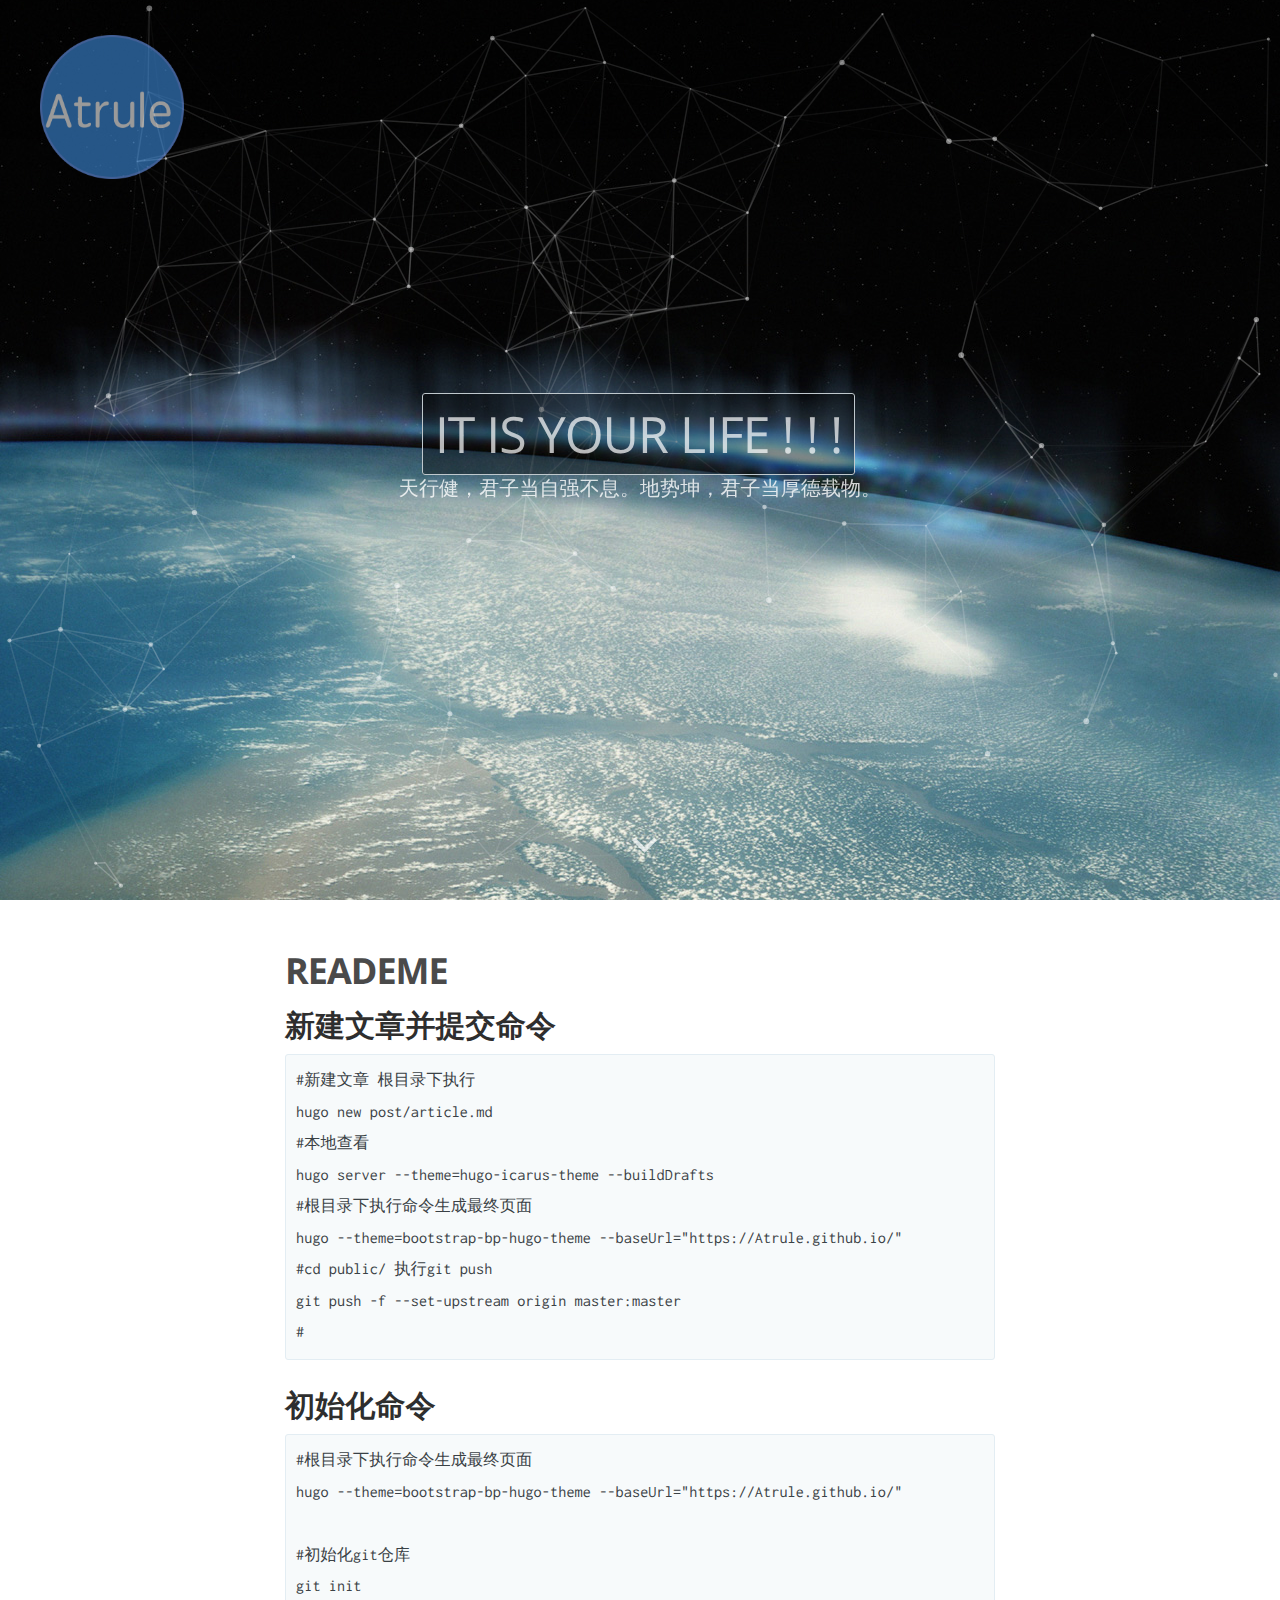
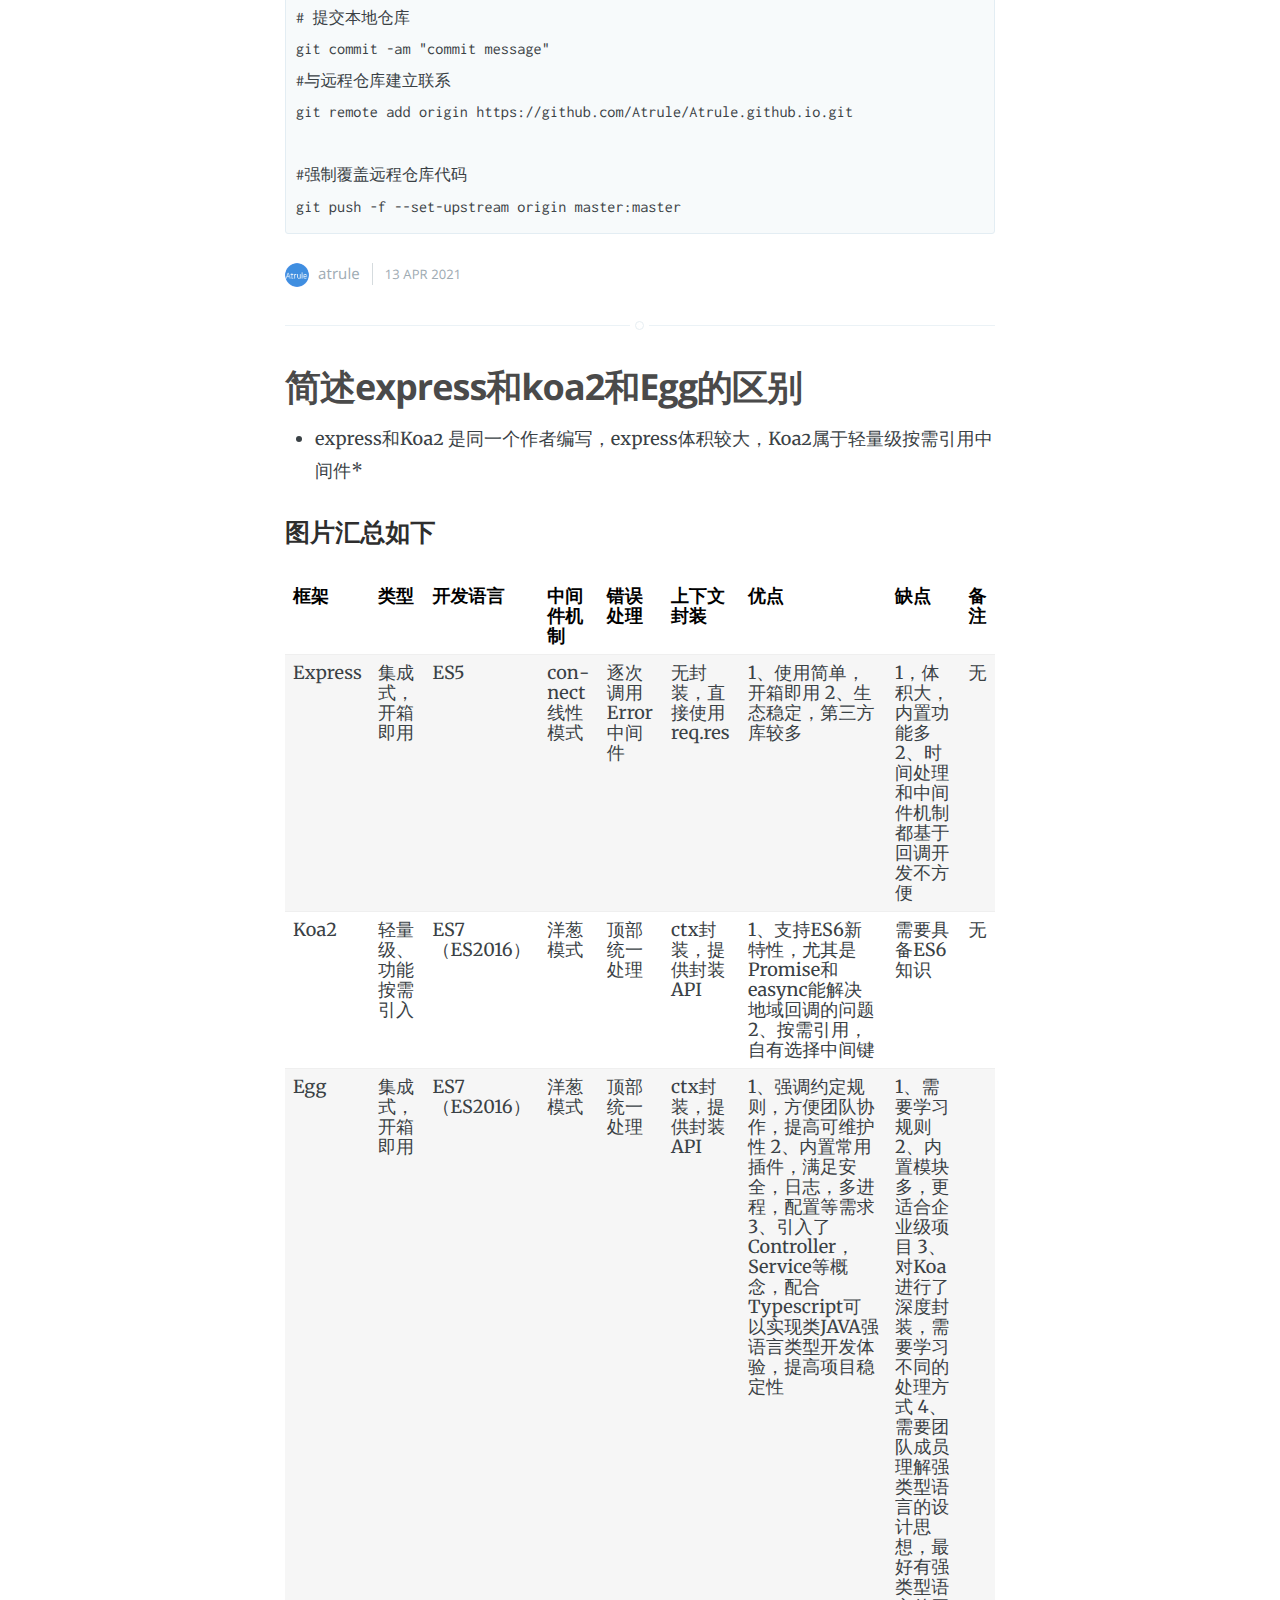
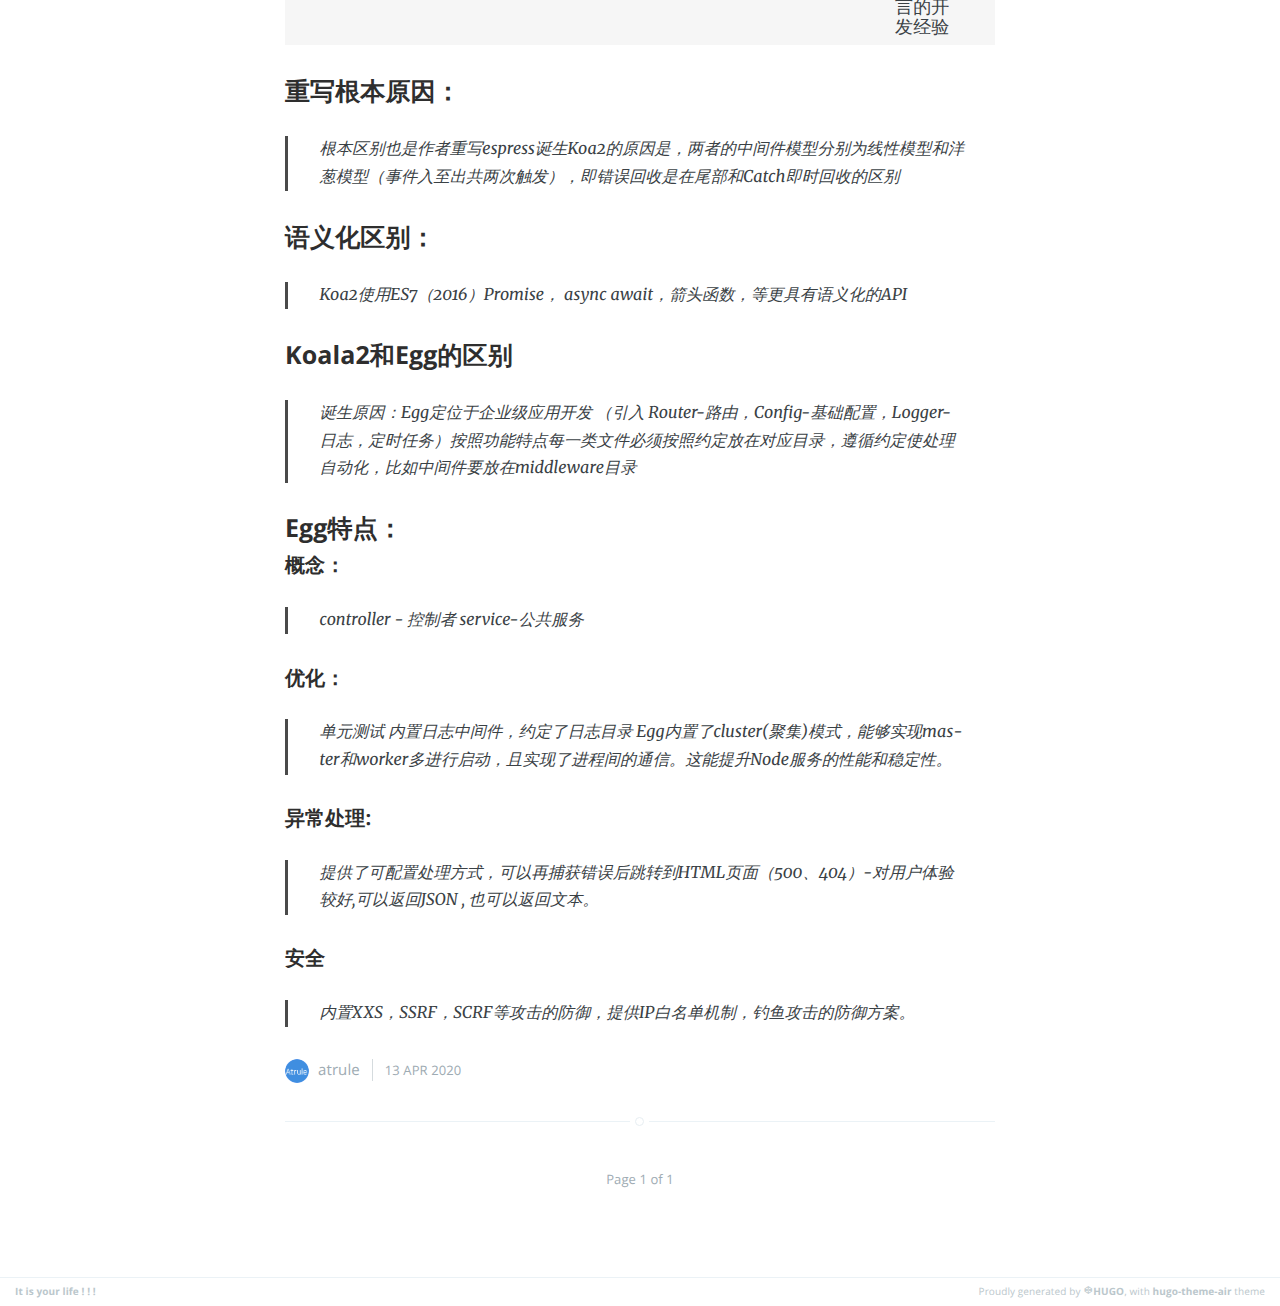
<file: page/1/index.html>
<!DOCTYPE html>
<html>

<head>
  <title>https://Atrule.github.io/</title>
  <link rel="canonical" href="https://Atrule.github.io/" />
  <meta name="robots" content="noindex">
  <meta charset="utf-8" />
  <meta http-equiv="refresh" content="0; url=https://Atrule.github.io/" />
</head>

</html>
</file>
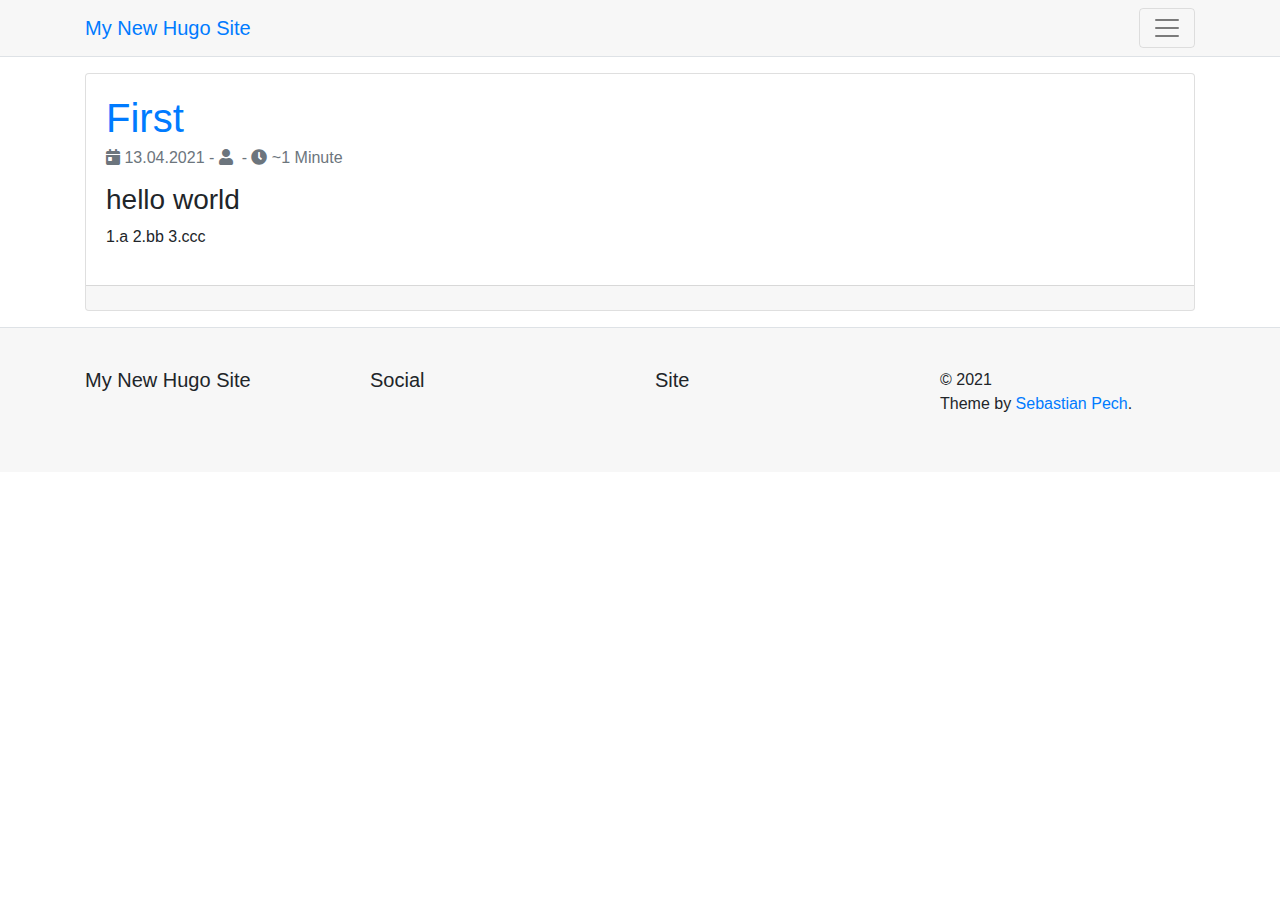
<file: post/first/index.html>
<!DOCTYPE html>
<html lang="en">
<meta charset="utf-8">
<script type="application/ld+json">
  {
    "@context": "https://schema.org",
    "@type": "BlogPosting",
    "mainEntityOfPage": {
      "@type": "WebPage",
      "@id": "https:\/\/Atrule.github.io\/"
    },
    "articleSection": "post",
    "name": "First",
    "headline": "First",
    "description": "",
    "inLanguage": "en",
    "author": "",
    "creator": "",
    "publisher": "",
    "accountablePerson": "",
    "copyrightHolder": "",
    "copyrightYear": "2021",
    "datePublished": "2021-04-13T05:54:36Z",
    "dateModified": "2021-04-13T05:54:36Z",
    "url": "\/post\/first\/",
    "wordCount": "5",
    "keywords": ["Blog"]
  }
</script>
<title>
  First &ndash; My New Hugo Site
</title>
<meta name="viewport" content="width=device-width, initial-scale=1, shrink-to-fit=no">
<meta name="description" content="">
<meta name="author" content="">
<link rel="icon" href="/favicon.ico">


<meta itemprop="name" content="First">
<meta itemprop="description" content="hello world 1.a 2.bb 3.ccc">
<meta itemprop="datePublished" content="2021-04-13T13:54:36&#43;08:00" />
<meta itemprop="dateModified" content="2021-04-13T13:54:36&#43;08:00" />
<meta itemprop="wordCount" content="5">



<meta itemprop="keywords" content="" />
<meta property="og:title" content="First" />
<meta property="og:description" content="hello world 1.a 2.bb 3.ccc" />
<meta property="og:type" content="article" />
<meta property="og:url" content="https://Atrule.github.io/post/first/" />
<meta property="article:published_time" content="2021-04-13T13:54:36+08:00" />
<meta property="article:modified_time" content="2021-04-13T13:54:36+08:00" />

<meta name="twitter:card" content="summary" />
<meta name="twitter:title" content="First" />
<meta name="twitter:description" content="hello world 1.a 2.bb 3.ccc" />


<link rel="alternate" href="/index.xml" type="application/rss+xml" title="My New Hugo Site" />










<link rel="stylesheet"
  href="/css/vendor.min.2fe9972f6daa276f0a89752bd754e1dfb3b60cfd4f8aee7ec89fa3205ac8780bd698f831859551187ea1c5c82dbb46f3505b053d0b908df6d9dd5acd90278b86.css"
  integrity="sha512-L&#43;mXL22qJ28KiXUr11Th37O2DP1Piu5&#43;yJ&#43;jIFrIeAvWmPgxhZVRGH6hxcgtu0bzUFsFPQuQjfbZ3VrNkCeLhg==">

<body>





  <nav class="navbar navbar-light bg-white  border-bottom">
    <div class="container">
      <a class="navbar-brand text-primary" href="/">My New Hugo Site</a>
      <button class="navbar-toggler collapsed" type="button" data-toggle="collapse" data-target="#navbarCollapse"
        aria-controls="navbarCollapse" aria-expanded="false" aria-label="Toggle navigation">
        <span class="navbar-toggler-icon"></span>
      </button>

      <div class="navbar-collapse collapse" id="navbarCollapse">
        <ul class="navbar-nav mr-auto">


        </ul>
      </div>
    </div>
  </nav>
  <main role="main">

    <div class="container mt-3 mb-3">
      <div class="card">






        <div class="card-body">
          <h1 class="card-title"><a href="/post/first/">First</a></h1>
          <h6 class="card-subtitle mb-2 text-muted">
            <i class="fas fa-calendar-day"></i>&nbsp;13.04.2021 -
            <i class="fas fa-user"></i>&nbsp;


            - <i class="fas fa-clock"></i>&nbsp;~1 Minute


          </h6>




          <p class="card-text">
            <h3 id="hello-world">hello world</h3>
            <p>1.a
              2.bb
              3.ccc</p>
          </p>

        </div>
        <div class="card-footer">
          <small class="text-muted">




          </small>
        </div>
      </div>
    </div>


  </main>
  <footer class="navbar-light border-top">
    <div class="container">
      <div class="row">
        <div class="col-12 col-md-3 mb-3">
          <h5>My New Hugo Site</h5>

        </div>
        <div class="col-12 col-md-3 mb-3">
          <h5>Social</h5>
          <ul class="list-unstyled list-inline">




































































          </ul>
        </div>
        <div class="col-12 col-md-3 mb-3">
          <h5>Site</h5>
          <ul class="list-unstyled">

          </ul>
        </div>
        <div class="col-12 col-md-3 mb-3">



          &copy; 2021 <br />
          Theme by <a href="https://www.spech.de" target="_blank" rel="noopener noreferrer">Sebastian Pech</a>.
        </div>
      </div>
    </div>
  </footer>




  <script
    src="/js/vendor.min.07f9aeda6a15bdeb349ad326f988f5655be323ee05765304315c0914a89b23c05c2cbdaaecc821e75567268eff1de23e123f711c7646445445f57d0bc6902b98.js"
    integrity="sha512-B/mu2moVves0mtMm&#43;Yj1ZVvjI&#43;4FdlMEMVwJFKibI8BcLL2q7Mgh51VnJo7/HeI&#43;Ej9xHHZGRFRF9X0LxpArmA==">
  </script>


</body>

</html>
</file>
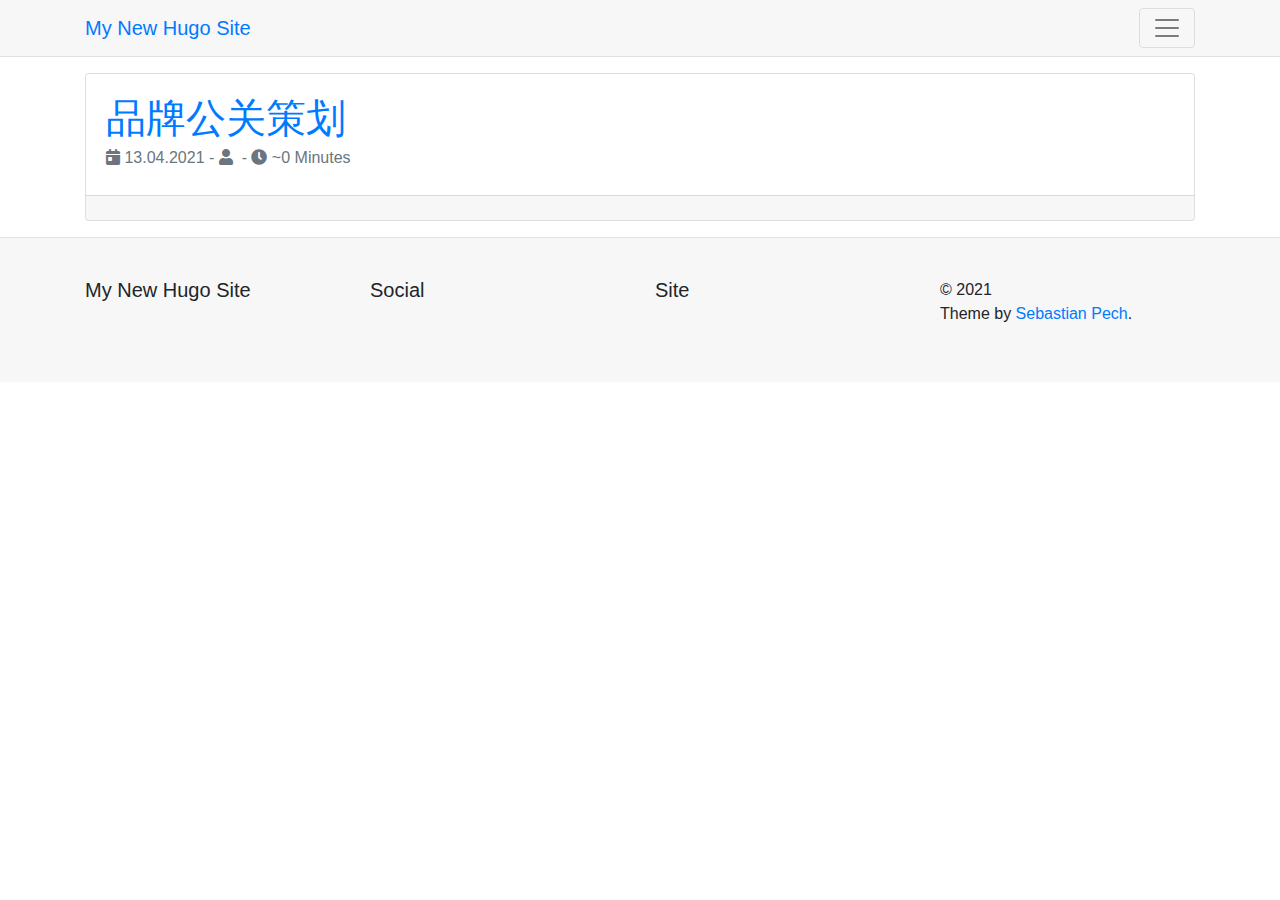
<file: post/品牌公关策划/index.html>
<!DOCTYPE html>
<html lang="en">
<meta charset="utf-8">
<script type="application/ld+json">
  {
    "@context": "https://schema.org",
    "@type": "BlogPosting",
    "mainEntityOfPage": {
      "@type": "WebPage",
      "@id": "https:\/\/Atrule.github.io\/"
    },
    "articleSection": "post",
    "name": "品牌公关策划",
    "headline": "品牌公关策划",
    "description": "",
    "inLanguage": "en",
    "author": "",
    "creator": "",
    "publisher": "",
    "accountablePerson": "",
    "copyrightHolder": "",
    "copyrightYear": "2021",
    "datePublished": "2021-04-13T07:00:37Z",
    "dateModified": "2021-04-13T07:00:37Z",
    "url": "\/post\/%E5%93%81%E7%89%8C%E5%85%AC%E5%85%B3%E7%AD%96%E5%88%92\/",
    "wordCount": "0",
    "keywords": ["Blog"]
  }
</script>
<title>
  品牌公关策划 &ndash; My New Hugo Site
</title>
<meta name="viewport" content="width=device-width, initial-scale=1, shrink-to-fit=no">
<meta name="description" content="">
<meta name="author" content="">
<link rel="icon" href="/favicon.ico">


<meta itemprop="name" content="品牌公关策划">
<meta itemprop="description" content="">
<meta itemprop="datePublished" content="2021-04-13T15:00:37&#43;08:00" />
<meta itemprop="dateModified" content="2021-04-13T15:00:37&#43;08:00" />
<meta itemprop="wordCount" content="0">



<meta itemprop="keywords" content="" />
<meta property="og:title" content="品牌公关策划" />
<meta property="og:description" content="" />
<meta property="og:type" content="article" />
<meta property="og:url"
  content="https://Atrule.github.io/post/%E5%93%81%E7%89%8C%E5%85%AC%E5%85%B3%E7%AD%96%E5%88%92/" />
<meta property="article:published_time" content="2021-04-13T15:00:37+08:00" />
<meta property="article:modified_time" content="2021-04-13T15:00:37+08:00" />

<meta name="twitter:card" content="summary" />
<meta name="twitter:title" content="品牌公关策划" />
<meta name="twitter:description" content="" />


<link rel="alternate" href="/index.xml" type="application/rss+xml" title="My New Hugo Site" />










<link rel="stylesheet"
  href="/css/vendor.min.2fe9972f6daa276f0a89752bd754e1dfb3b60cfd4f8aee7ec89fa3205ac8780bd698f831859551187ea1c5c82dbb46f3505b053d0b908df6d9dd5acd90278b86.css"
  integrity="sha512-L&#43;mXL22qJ28KiXUr11Th37O2DP1Piu5&#43;yJ&#43;jIFrIeAvWmPgxhZVRGH6hxcgtu0bzUFsFPQuQjfbZ3VrNkCeLhg==">

<body>





  <nav class="navbar navbar-light bg-white  border-bottom">
    <div class="container">
      <a class="navbar-brand text-primary" href="/">My New Hugo Site</a>
      <button class="navbar-toggler collapsed" type="button" data-toggle="collapse" data-target="#navbarCollapse"
        aria-controls="navbarCollapse" aria-expanded="false" aria-label="Toggle navigation">
        <span class="navbar-toggler-icon"></span>
      </button>

      <div class="navbar-collapse collapse" id="navbarCollapse">
        <ul class="navbar-nav mr-auto">


        </ul>
      </div>
    </div>
  </nav>
  <main role="main">

    <div class="container mt-3 mb-3">
      <div class="card">






        <div class="card-body">
          <h1 class="card-title"><a href="/post/%E5%93%81%E7%89%8C%E5%85%AC%E5%85%B3%E7%AD%96%E5%88%92/">品牌公关策划</a></h1>
          <h6 class="card-subtitle mb-2 text-muted">
            <i class="fas fa-calendar-day"></i>&nbsp;13.04.2021 -
            <i class="fas fa-user"></i>&nbsp;


            - <i class="fas fa-clock"></i>&nbsp;~0 Minutes


          </h6>




          <p class="card-text"></p>

        </div>
        <div class="card-footer">
          <small class="text-muted">




          </small>
        </div>
      </div>
    </div>


  </main>
  <footer class="navbar-light border-top">
    <div class="container">
      <div class="row">
        <div class="col-12 col-md-3 mb-3">
          <h5>My New Hugo Site</h5>

        </div>
        <div class="col-12 col-md-3 mb-3">
          <h5>Social</h5>
          <ul class="list-unstyled list-inline">




































































          </ul>
        </div>
        <div class="col-12 col-md-3 mb-3">
          <h5>Site</h5>
          <ul class="list-unstyled">

          </ul>
        </div>
        <div class="col-12 col-md-3 mb-3">



          &copy; 2021 <br />
          Theme by <a href="https://www.spech.de" target="_blank" rel="noopener noreferrer">Sebastian Pech</a>.
        </div>
      </div>
    </div>
  </footer>




  <script
    src="/js/vendor.min.07f9aeda6a15bdeb349ad326f988f5655be323ee05765304315c0914a89b23c05c2cbdaaecc821e75567268eff1de23e123f711c7646445445f57d0bc6902b98.js"
    integrity="sha512-B/mu2moVves0mtMm&#43;Yj1ZVvjI&#43;4FdlMEMVwJFKibI8BcLL2q7Mgh51VnJo7/HeI&#43;Ej9xHHZGRFRF9X0LxpArmA==">
  </script>


</body>

</html>
</file>
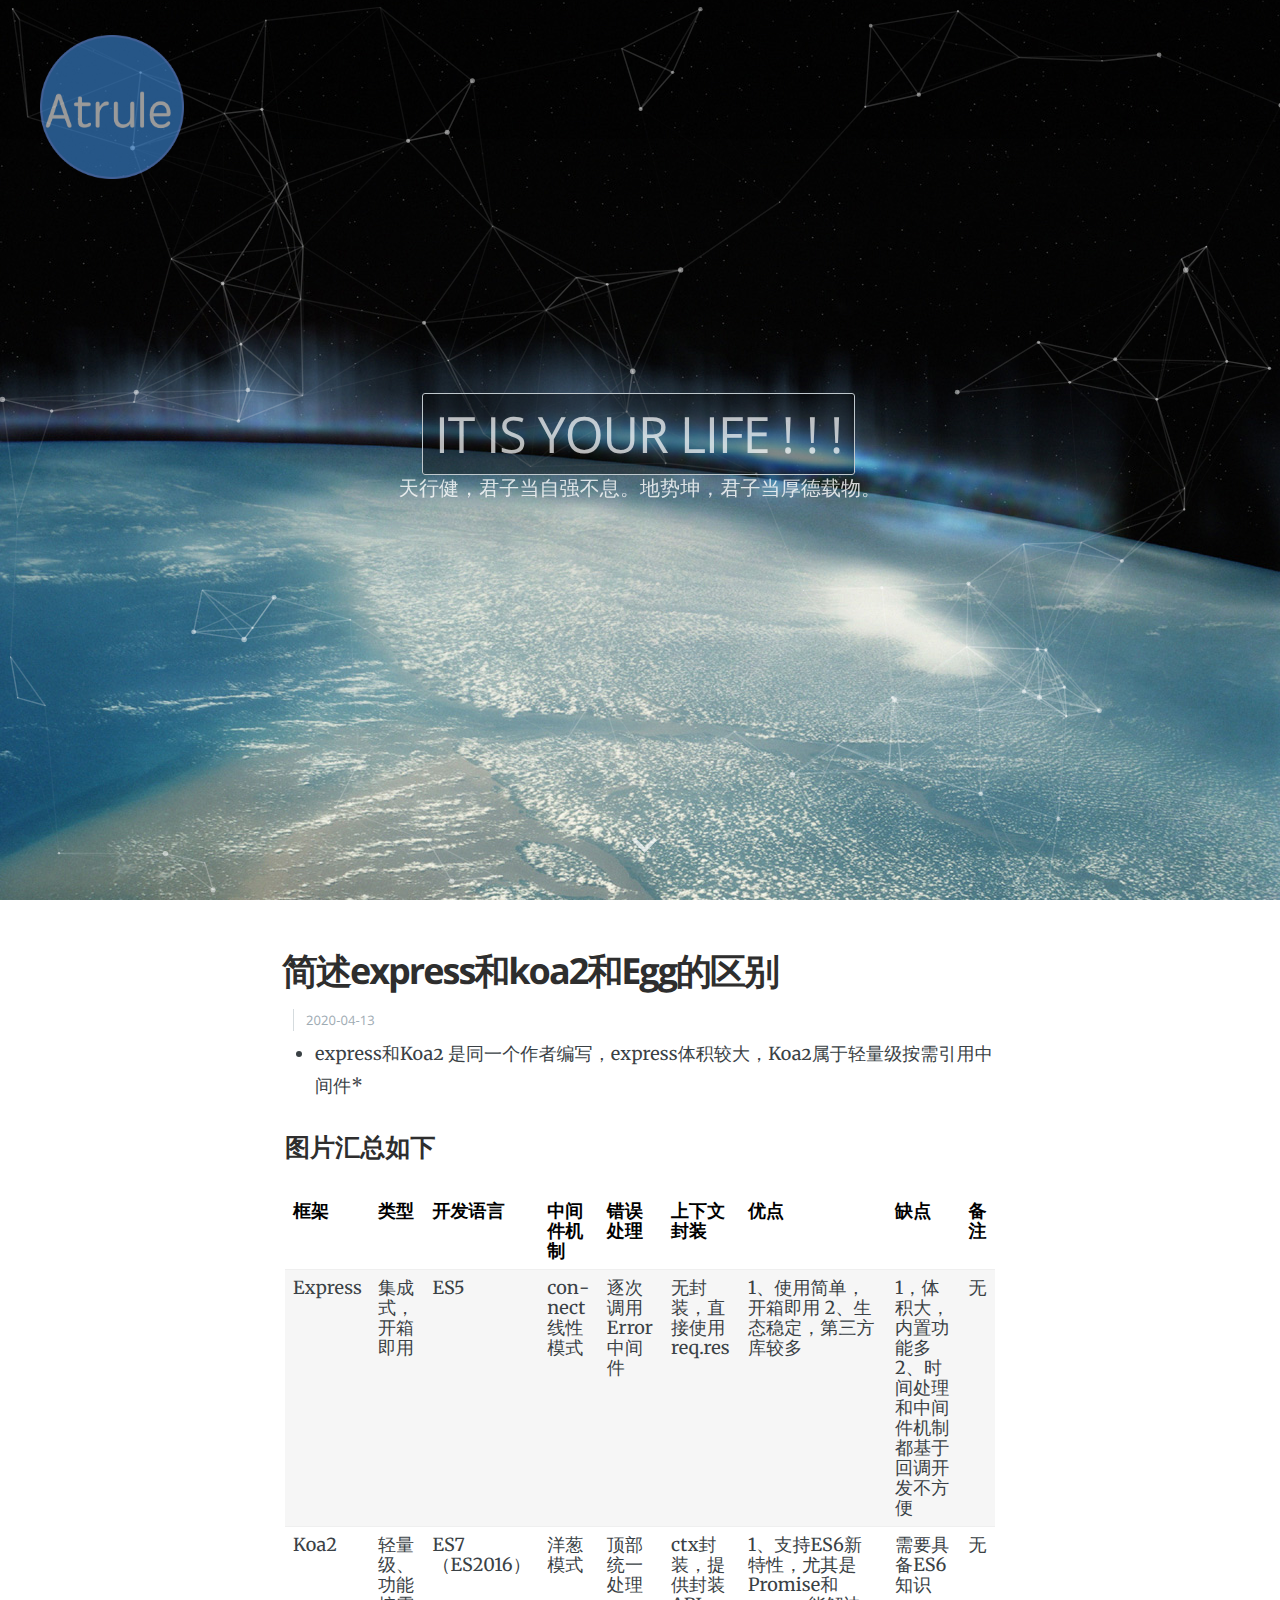
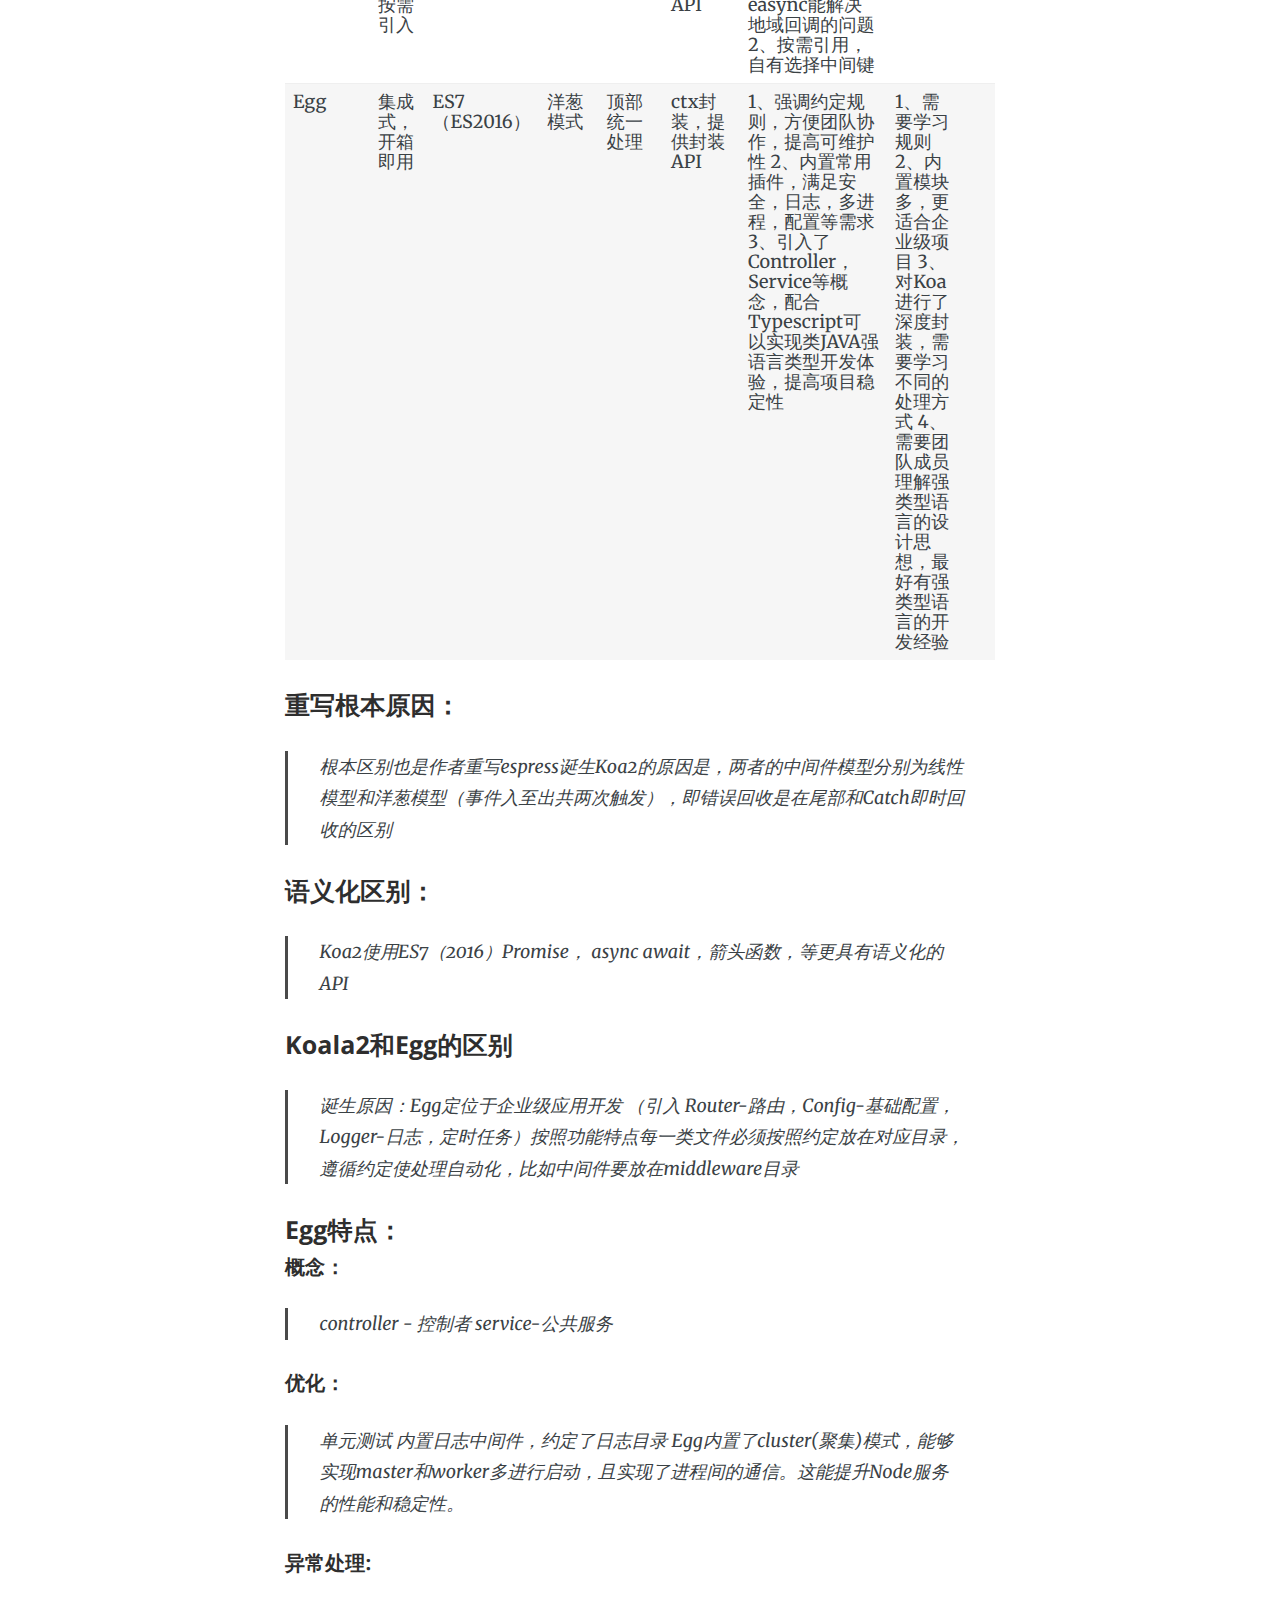
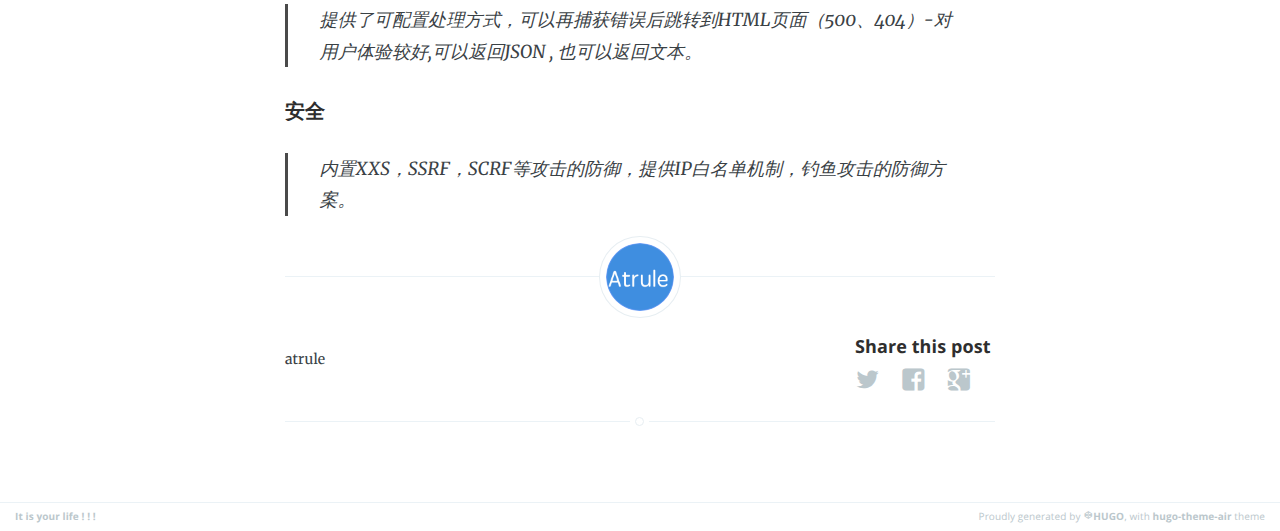
<file: post/简述express和koa2和egg的区别/index.html>
<!DOCTYPE html>
<html lang="en-us">

<head>
  <meta charset="utf-8" />
  <meta http-equiv="X-UA-Compatible" content="IE=edge" />

  <meta property="og:title" content=" 简述express和koa2和Egg的区别 &middot;  It is your life ! ! !" />
  <meta property="og:site_name" content="It is your life ! ! !" />
  <meta property="og:url"
    content="https://Atrule.github.io/post/%E7%AE%80%E8%BF%B0express%E5%92%8Ckoa2%E5%92%8Cegg%E7%9A%84%E5%8C%BA%E5%88%AB/" />


  <meta property="og:type" content="article" />

  <meta property="og:article:published_time" content="2020-04-13T18:39:37&#43;08:00" />




  <title>
    简述express和koa2和Egg的区别 &middot; It is your life ! ! !
  </title>

  <meta name="description" content="天行健，君子当自强不息。地势坤，君子当厚德载物。" />

  <meta name="HandheldFriendly" content="True" />
  <meta name="viewport" content="width=device-width, initial-scale=1.0" />

  <link rel="shortcut icon" href="https://Atrule.github.io/images/favicon.ico">
  <link rel="apple-touch-icon" href="https://Atrule.github.io/images/apple-touch-icon.png" />

  <link rel="stylesheet" type="text/css" href="https://Atrule.github.io/css/screen.css" />
  <link rel="stylesheet" type="text/css"
    href="//fonts.googleapis.com/css?family=Merriweather:300,700,700italic,300italic|Open+Sans:700,400|Inconsolata" />




  <link href="https://Atrule.github.io/index.xml" rel="alternate" type="application/rss+xml"
    title="It is your life ! ! !" />



  <meta name="generator" content="Hugo 0.70.0" />

  <link rel="canonical"
    href="https://Atrule.github.io/post/%E7%AE%80%E8%BF%B0express%E5%92%8Ckoa2%E5%92%8Cegg%E7%9A%84%E5%8C%BA%E5%88%AB/" />


</head>

<body class="nav-closed">
  <div id="particles-js"></div>



  <div class="site-wrapper">



    <header class="main-header " style="background-image: url(https://Atrule.github.io/images/user.jpg)">

      <nav class="main-nav overlay clearfix">

        <a class="blog-logo" href="https://Atrule.github.io/"><img src="https://Atrule.github.io/images/user.png"
            alt="Blog Logo" /></a>


      </nav>
      <div class="vertical">
        <div class="main-header-content inner">
          <h1 class="page-title">
            <a class="btn-bootstrap-2" href="#content">It is your life ! ! !</a>
          </h1>
          <h2 class="page-description">天行健，君子当自强不息。地势坤，君子当厚德载物。</h2>
        </div>
      </div>
      <a class="scroll-down icon-arrow-left" href="#content"><span class="hidden">Scroll Down</span></a>
    </header>

    <main id="content" class="content" role="main">


      <article class="post post">

        <header class="post-header">
          <h1 class="post-title">简述express和koa2和Egg的区别</h1>
          <section class="post-meta">

            <time class="post-date" datetime="2020-04-13">
              2020-04-13
            </time>


          </section>
        </header>

        <section class="post-content">
          <ul>
            <li>express和Koa2 是同一个作者编写，express体积较大，Koa2属于轻量级按需引用中间件*</li>
          </ul>
          <h4 id="图片汇总如下">图片汇总如下</h4>
          <table>
            <thead>
              <tr>
                <th>框架</th>
                <th>类型</th>
                <th>开发语言</th>
                <th>中间件机制</th>
                <th>错误处理</th>
                <th>上下文封装</th>
                <th>优点</th>
                <th>缺点</th>
                <th>备注</th>
              </tr>
            </thead>
            <tbody>
              <tr>
                <td>Express</td>
                <td>集成式，开箱即用</td>
                <td>ES5</td>
                <td>connect线性模式</td>
                <td>逐次调用Error中间件</td>
                <td>无封装，直接使用req.res</td>
                <td>1、使用简单，开箱即用 2、生态稳定，第三方库较多</td>
                <td>1，体积大，内置功能多 2、时间处理和中间件机制都基于回调开发不方便</td>
                <td>无</td>
              </tr>
              <tr>
                <td>Koa2</td>
                <td>轻量级、功能按需引入</td>
                <td>ES7（ES2016）</td>
                <td>洋葱模式</td>
                <td>顶部统一处理</td>
                <td>ctx封装，提供封装API</td>
                <td>1、支持ES6新特性，尤其是Promise和easync能解决地域回调的问题 2、按需引用，自有选择中间键</td>
                <td>需要具备ES6 知识</td>
                <td>无</td>
              </tr>
              <tr>
                <td>Egg</td>
                <td>集成式，开箱即用</td>
                <td>ES7（ES2016）</td>
                <td>洋葱模式</td>
                <td>顶部统一处理</td>
                <td>ctx封装，提供封装API</td>
                <td>1、强调约定规则，方便团队协作，提高可维护性 2、内置常用插件，满足安全，日志，多进程，配置等需求
                  3、引入了Controller，Service等概念，配合Typescript可以实现类JAVA强语言类型开发体验，提高项目稳定性</td>
                <td>1、需要学习 规则 2、内置模块多，更适合企业级项目 3、对Koa进行了深度封装，需要学习不同的处理方式 4、需要团队成员理解强类型语言的设计思想，最好有强类型语言的开发经验</td>
                <td></td>
              </tr>
            </tbody>
          </table>
          <h4 id="重写根本原因">重写根本原因：</h4>
          <blockquote>
            <p>根本区别也是作者重写espress诞生Koa2的原因是，两者的中间件模型分别为线性模型和洋葱模型（事件入至出共两次触发），即错误回收是在尾部和Catch即时回收的区别</p>
          </blockquote>
          <h4 id="语义化区别">语义化区别：</h4>
          <blockquote>
            <p>Koa2使用ES7（2016）Promise， async await，箭头函数，等更具有语义化的API</p>
          </blockquote>
          <h4 id="koala2和egg的区别">Koala2和Egg的区别</h4>
          <blockquote>
            <p>诞生原因：Egg定位于企业级应用开发 （引入
              Router-路由，Config-基础配置，Logger-日志，定时任务）按照功能特点每一类文件必须按照约定放在对应目录，遵循约定使处理自动化，比如中间件要放在middleware目录</p>
          </blockquote>
          <h4 id="egg特点">Egg特点：</h4>
          <h5 id="概念">概念：</h5>
          <blockquote>
            <p>controller - 控制者
              service-公共服务</p>
          </blockquote>
          <h6 id="优化">优化：</h6>
          <blockquote>
            <p>单元测试
              内置日志中间件，约定了日志目录
              Egg内置了cluster(聚集)模式，能够实现master和worker多进行启动，且实现了进程间的通信。这能提升Node服务的性能和稳定性。</p>
          </blockquote>
          <h6 id="异常处理">异常处理:</h6>
          <blockquote>
            <p>提供了可配置处理方式，可以再捕获错误后跳转到HTML页面（500、404）-对用户体验较好,可以返回JSON , 也可以返回文本。</p>
          </blockquote>
          <h6 id="安全">安全</h6>
          <blockquote>
            <p>内置XXS，SSRF，SCRF等攻击的防御，提供IP白名单机制，钓鱼攻击的防御方案。</p>
          </blockquote>

        </section>


        <footer class="post-footer">



          <figure class="author-image">

            <a class="img" href="https://Atrule.github.io/"
              style="background-image: url(https://Atrule.github.io/images/user.png)"><span
                class="hidden">atrule</span></a>
          </figure>


          <section class="author">

            <p>atrule</p>


          </section>



          <section class="share">
            <h4>Share this post</h4>
            <a class="icon-twitter" style="font-size: 1.4em"
              href="https://twitter.com/share?text=%e7%ae%80%e8%bf%b0express%e5%92%8ckoa2%e5%92%8cEgg%e7%9a%84%e5%8c%ba%e5%88%ab&amp;url=http%3a%2f%2fAtrule.github.io%2fpost%2f%25E7%25AE%2580%25E8%25BF%25B0express%25E5%2592%258Ckoa2%25E5%2592%258Cegg%25E7%259A%2584%25E5%258C%25BA%25E5%2588%25AB%2f"
              onclick="window.open(this.href, 'twitter-share', 'width=550,height=235');return false;">
              <span class="hidden">Twitter</span>
            </a>
            <a class="icon-facebook" style="font-size: 1.4em"
              href="https://www.facebook.com/sharer/sharer.php?u=http%3a%2f%2fAtrule.github.io%2fpost%2f%25E7%25AE%2580%25E8%25BF%25B0express%25E5%2592%258Ckoa2%25E5%2592%258Cegg%25E7%259A%2584%25E5%258C%25BA%25E5%2588%25AB%2f"
              onclick="window.open(this.href, 'facebook-share','width=580,height=296');return false;">
              <span class="hidden">Facebook</span>
            </a>
            <a class="icon-google-plus" style="font-size: 1.4em"
              href="https://plus.google.com/share?url=http%3a%2f%2fAtrule.github.io%2fpost%2f%25E7%25AE%2580%25E8%25BF%25B0express%25E5%2592%258Ckoa2%25E5%2592%258Cegg%25E7%259A%2584%25E5%258C%25BA%25E5%2588%25AB%2f"
              onclick="window.open(this.href, 'google-plus-share', 'width=490,height=530');return false;">
              <span class="hidden">Google+</span>
            </a>
          </section>






        </footer>
      </article>

    </main>
    <footer class="site-footer clearfix">
      <section class="copyright"><a href="">It is your life ! ! !</a> </section>

      <section class="poweredby">Proudly generated by <a class="icon-hugo" href="https://gohugo.io">HUGO</a>, with <a
          class="icon-theme" href="https://github.com/syui/hugo-theme-air">hugo-theme-air</a> theme</section>

    </footer>
  </div>
  <script type="text/javascript" src="https://Atrule.github.io/js/jquery.js"></script>
  <script type="text/javascript" src="https://Atrule.github.io/js/jquery.fitvids.js"></script>
  <script type="text/javascript" src="https://Atrule.github.io/js/index.js"></script>
  <script src="https://Atrule.github.io/js/particles.min.js"></script>
  <script src="https://Atrule.github.io/js/particles.js"></script>

</body>

</html>
</file>
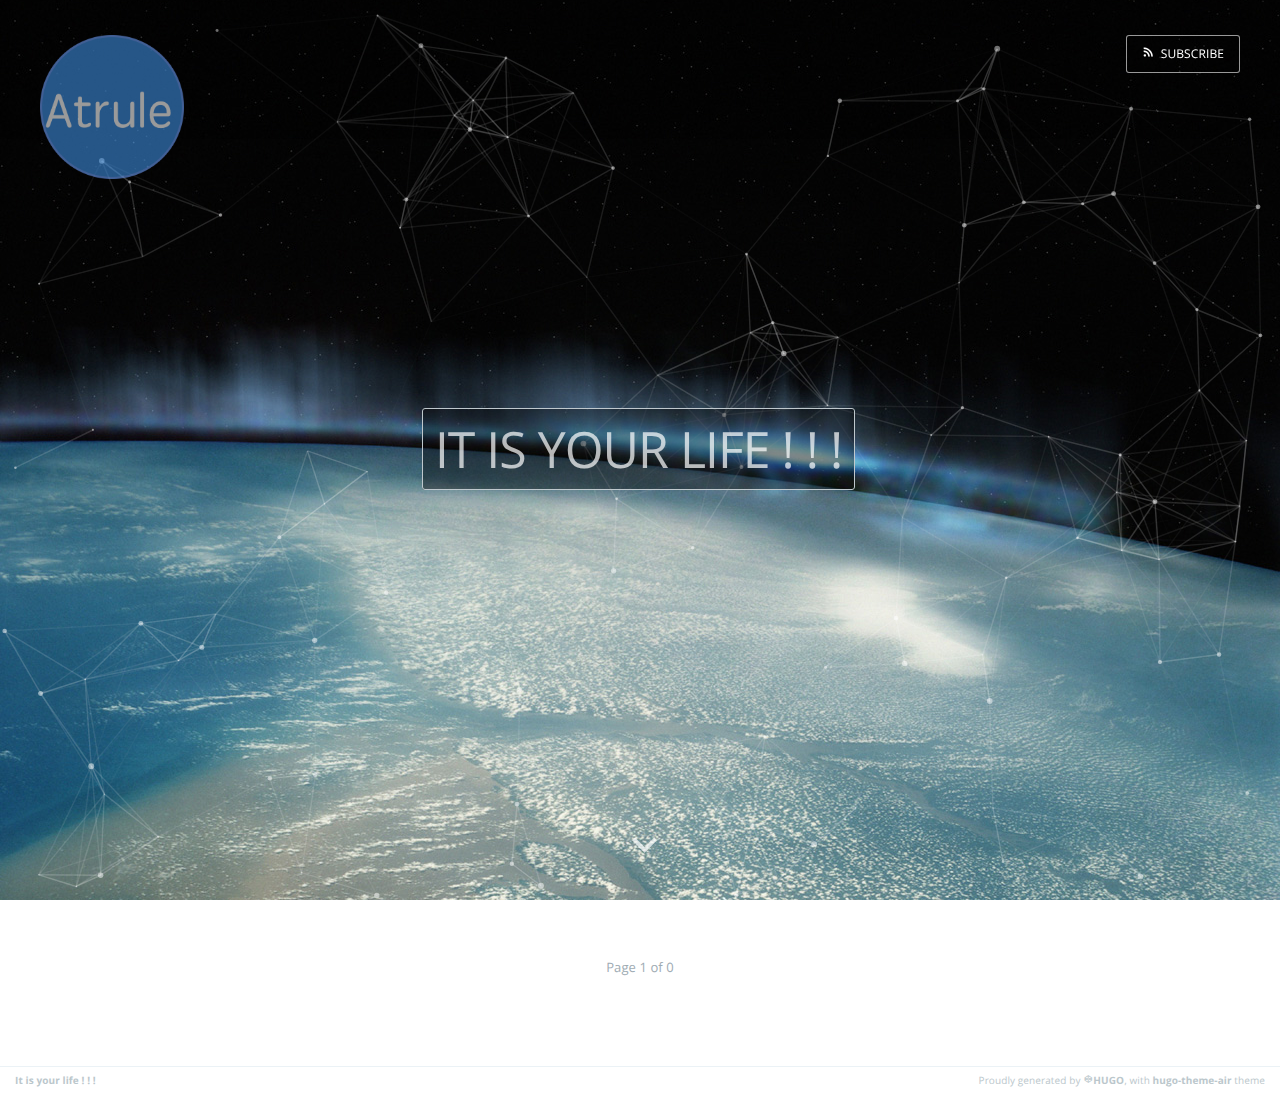
<file: categories/page/1/index.html>
<!DOCTYPE html>
<html>

<head>
  <title>https://Atrule.github.io/categories/</title>
  <link rel="canonical" href="https://Atrule.github.io/categories/" />
  <meta name="robots" content="noindex">
  <meta charset="utf-8" />
  <meta http-equiv="refresh" content="0; url=https://Atrule.github.io/categories/" />
</head>

</html>
</file>
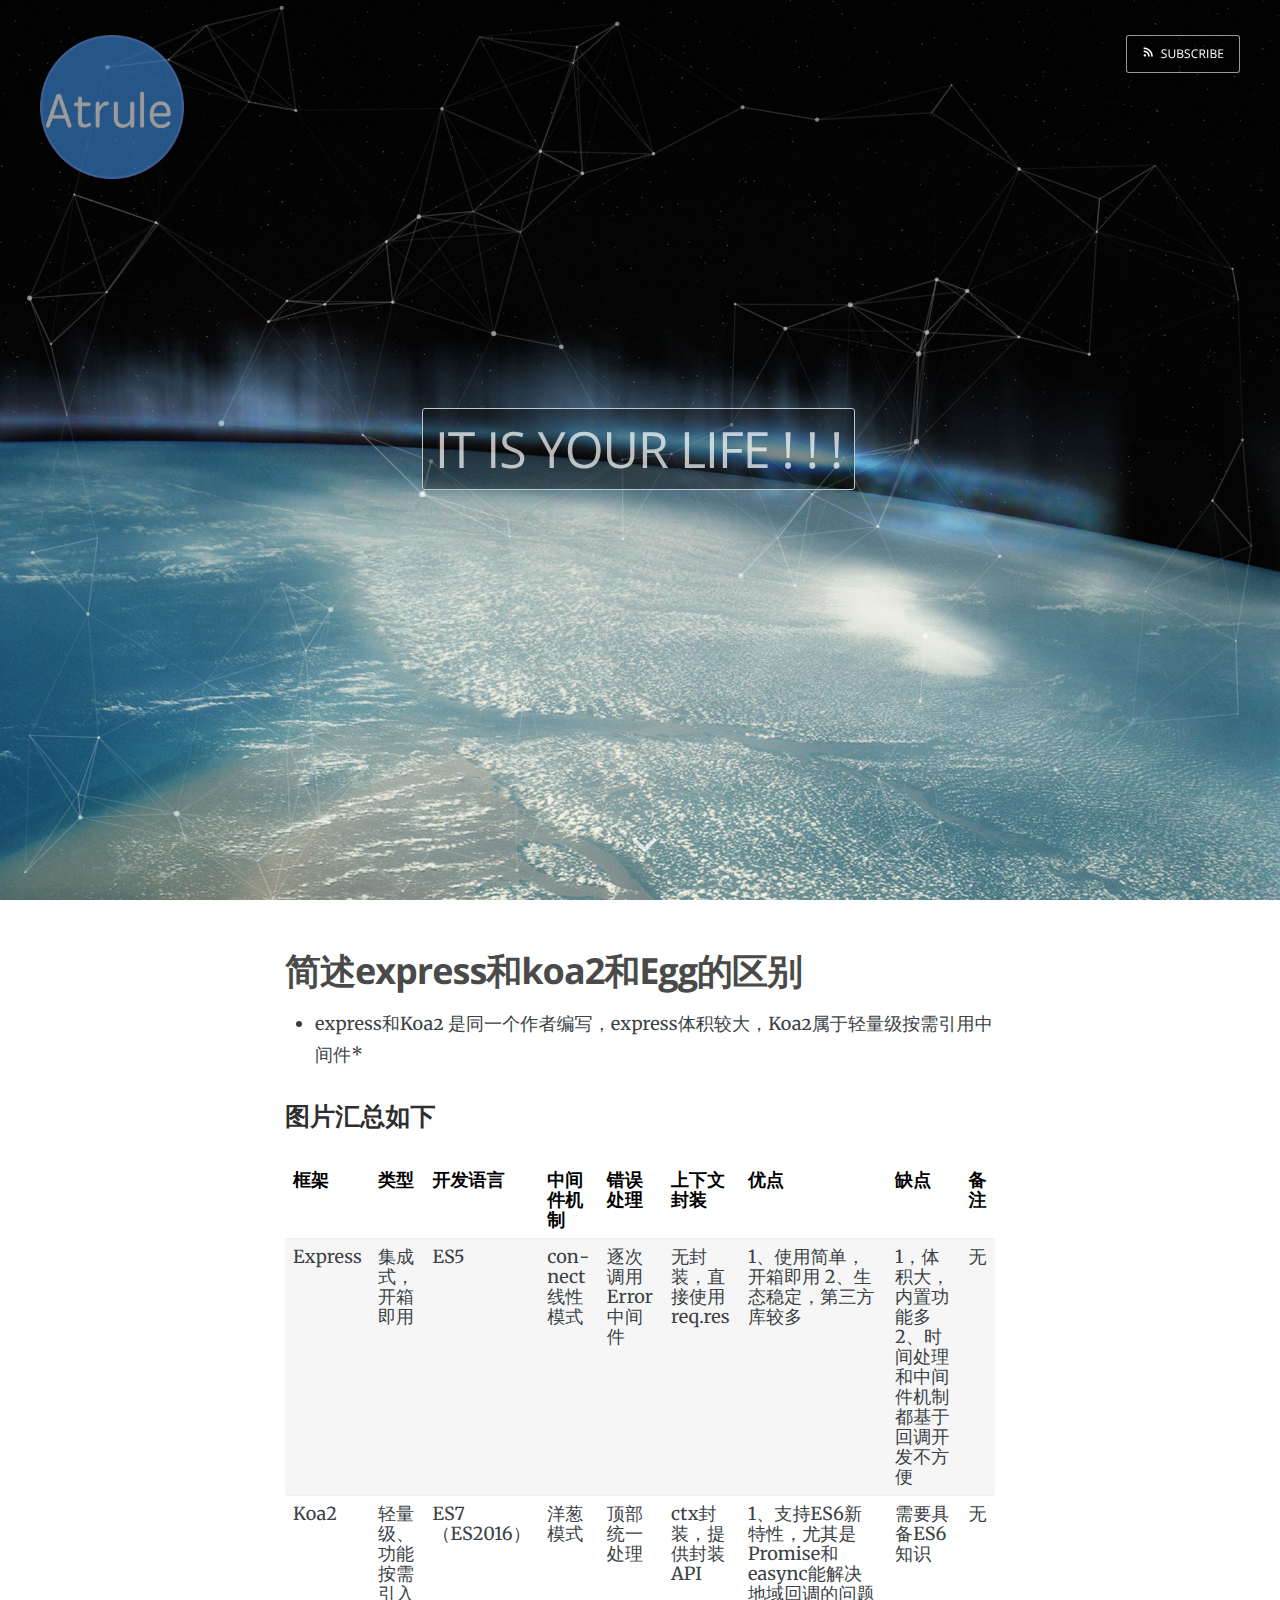
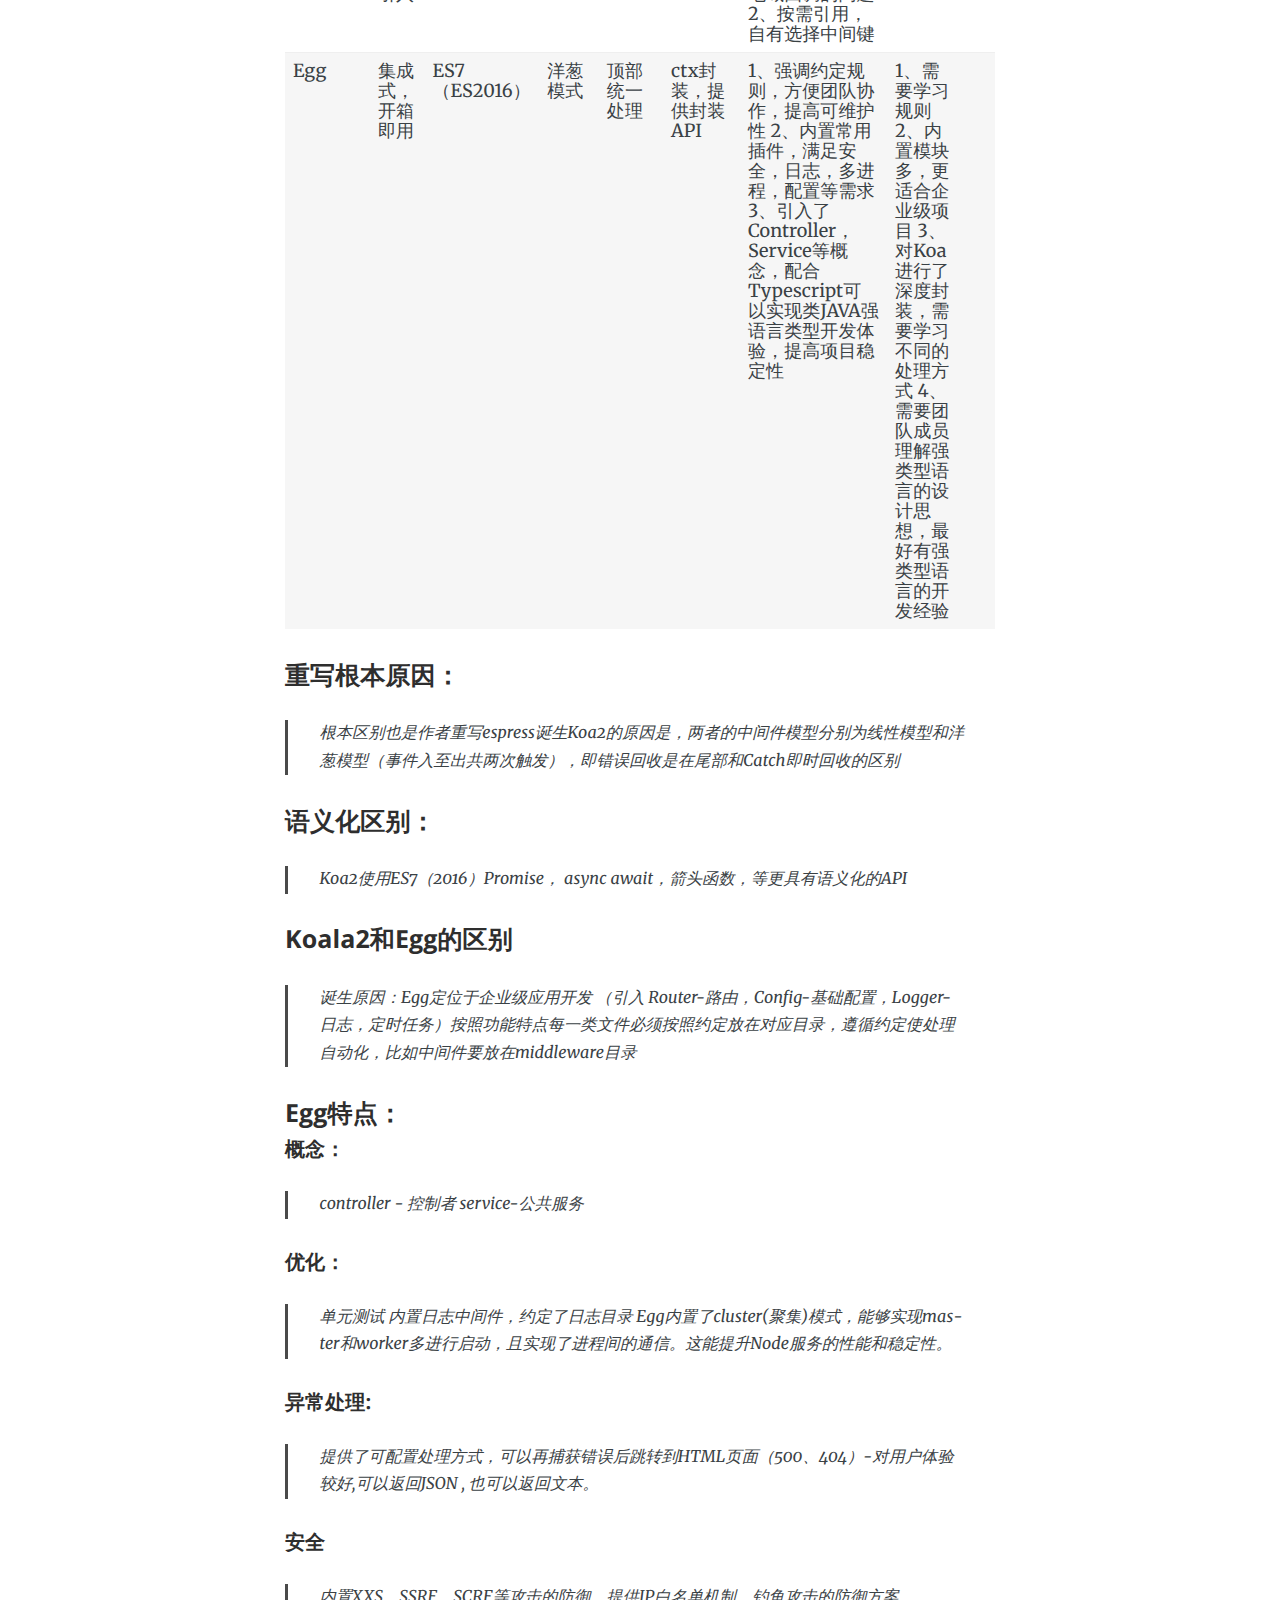
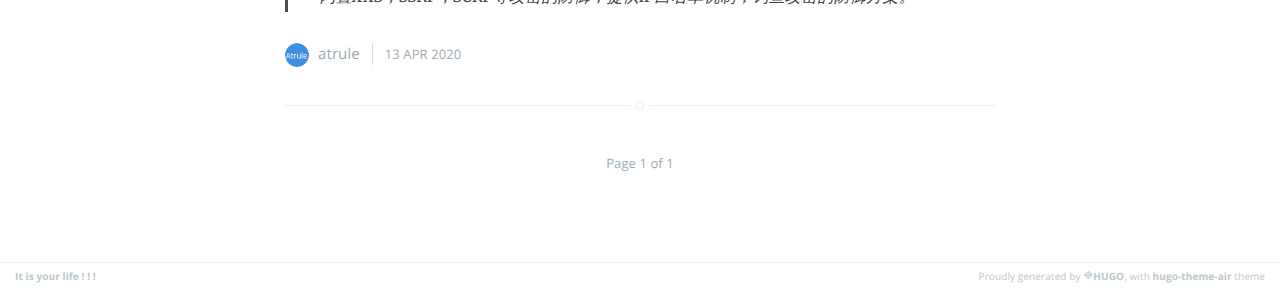
<file: post/page/1/index.html>
<!DOCTYPE html>
<html>

<head>
  <title>https://Atrule.github.io/post/</title>
  <link rel="canonical" href="https://Atrule.github.io/post/" />
  <meta name="robots" content="noindex">
  <meta charset="utf-8" />
  <meta http-equiv="refresh" content="0; url=https://Atrule.github.io/post/" />
</head>

</html>
</file>
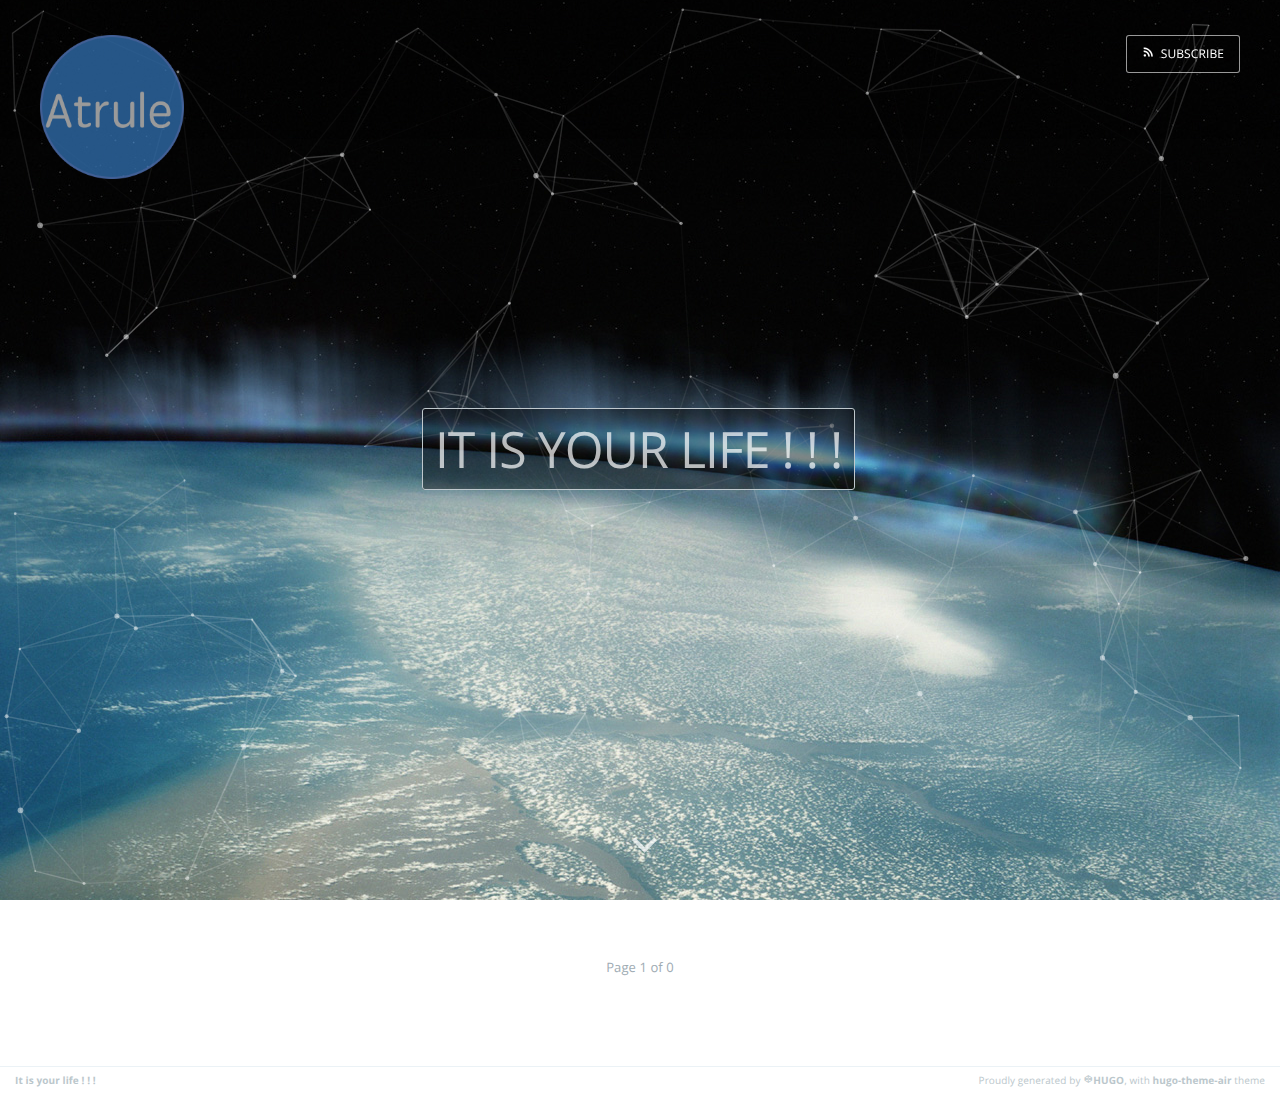
<file: tags/page/1/index.html>
<!DOCTYPE html>
<html>

<head>
  <title>https://Atrule.github.io/tags/</title>
  <link rel="canonical" href="https://Atrule.github.io/tags/" />
  <meta name="robots" content="noindex">
  <meta charset="utf-8" />
  <meta http-equiv="refresh" content="0; url=https://Atrule.github.io/tags/" />
</head>

</html>
</file>
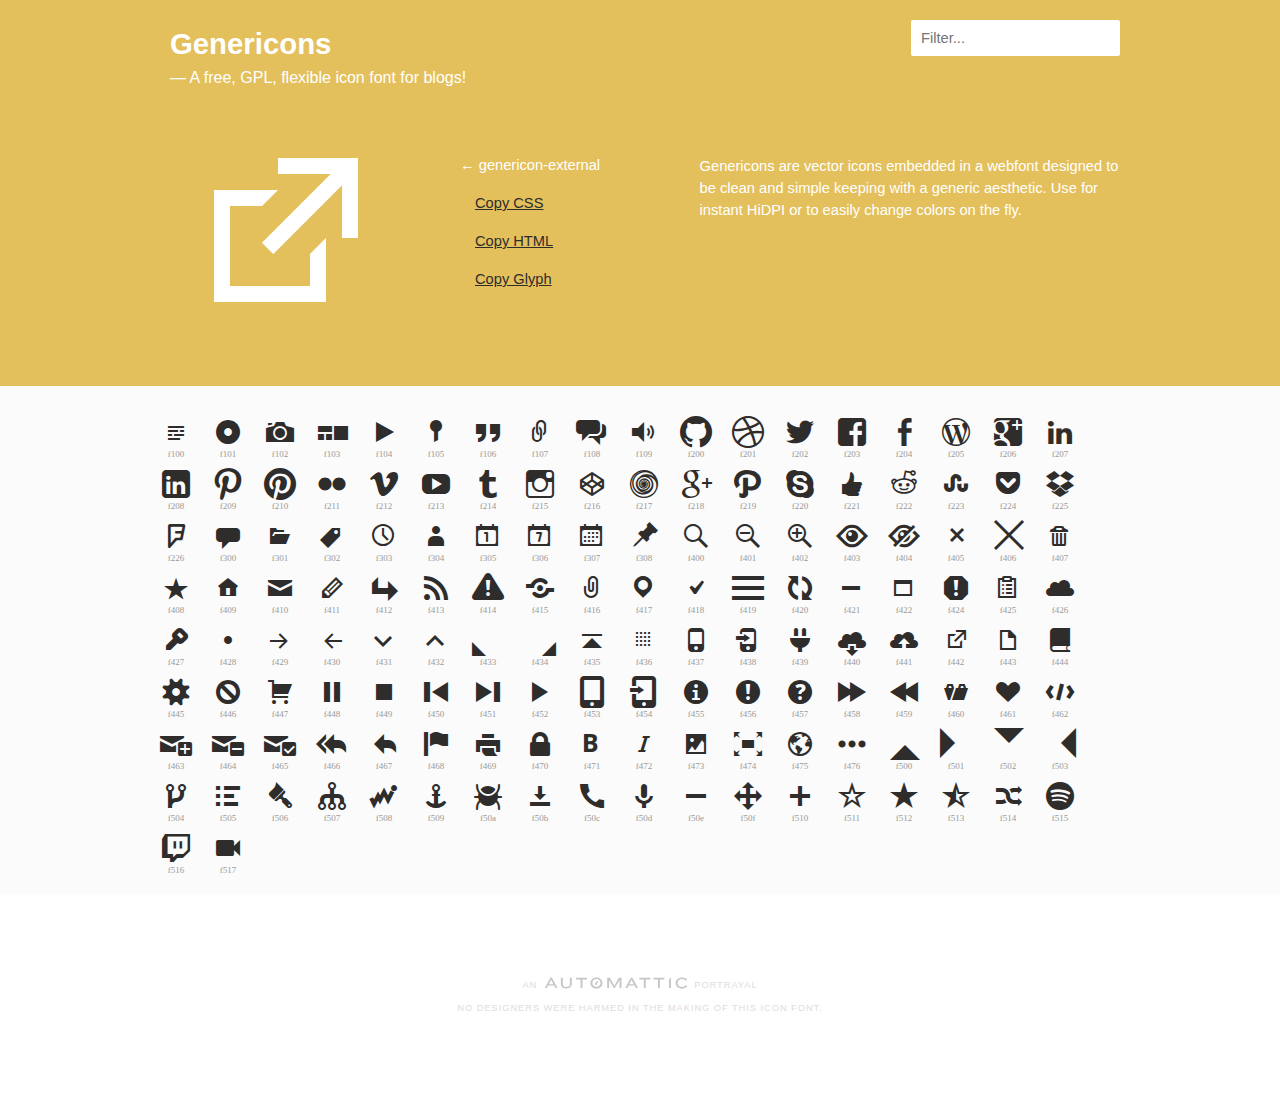
<file: fonts/example.html>
<!DOCTYPE html>
<html>

<head>
  <title>Genericons</title>
  <link rel="stylesheet" href="genericons.css">
  <script type="text/javascript" src="https://ajax.googleapis.com/ajax/libs/jquery/1.7.2/jquery.min.js"></script>
  <style type="text/css">
    /**
 * Example page CSS
 */

    body {
      font-family: sans-serif;
      line-height: 1.5;
      margin: 0;
      color: #2f2d2c;
      background: #fff;
      font-size: 11pt;
    }

    a {
      color: #2f2d2c;
    }

    h4 {
      margin-top: 40px;
    }

    #iconlist {
      clear: both;
      margin-bottom: 20px;
    }

    #iconlist div {
      padding: 10px;
      overflow: hidden;
      white-space: nowrap;
      font-size: 32px;
      line-height: 1;
      position: relative;
      width: 32px;
      height: 32px;
    }

    #iconlist div:before {
      margin-right: 20px;
    }

    #iconlist div:hover {
      cursor: pointer;
      color: #e4c05c;
    }

    #primary {
      background: #e4c05c;
      overflow: hidden;
    }

    #content {
      position: relative;
      color: #fff;
      max-width: 980px;
      padding: 0 10px;
      margin: 0 auto;
    }

    #icons {
      background: #fbfbfb;
    }

    #icons #iconlist {
      max-width: 980px;
      box-sizing: border-box;
      -moz-box-sizing: border-box;
      -webkit-box-sizing: border-box;
      padding: 20px 0;
      margin: 0 auto;
    }

    #glyph {
      float: left;
      width: 50%;
      box-sizing: border-box;
      -moz-box-sizing: border-box;
      -webkit-box-sizing: border-box;
      -ms-box-sizing: border-box;
      padding: 20px 0;
    }

    #glyph .info {
      float: right;
      width: 180px;
      padding: 36px 0 0 0;
    }

    #glyph .info a {
      color: #2f2d2c;
      display: block;
      padding: 8px 0 8px 15px;
    }

    #glyph .info strong {
      font-weight: normal;
      display: block;
      padding: 8px 0;
    }

    #glyph .genericon {
      font-size: 256px;
      width: 256px;
      height: 256px;
      overflow: visible;
      float: left;
    }

    .description {
      margin-top: 50px;
      width: 48%;
      float: right;
      padding-left: 40px;
      margin-left: 2%;
      box-sizing: border-box;
      -moz-box-sizing: border-box;
      -webkit-box-sizing: border-box;
      -ms-box-sizing: border-box;
      background-size: 4px 4px;
    }

    #primary h2 {
      color: white;
      margin: 0 auto;
      padding: 22px 0 0 20px;
      max-width: 980px;
      font-size: 2em;
    }

    #primary h2 span {
      display: block;
      font-weight: normal;
      font-size: 12pt;
    }

    #footer {
      clear: both;
      max-width: 980px;
      margin: 80px auto;
      text-align: center;
      text-transform: uppercase;
      letter-spacing: .1em;
      font-size: 7pt;
      color: #ddd;
    }

    #footer a {
      color: #ccc;
      display: inline-block;
      width: 150px;
      overflow: hidden;
      text-indent: 100%;
      position: relative;
      top: 2px;
      opacity: .3;
      background-repeat: no-repeat;
      background-position: center top;
      background-image: url('[data-uri]');
    }

    #footer a:hover {
      opacity: 1;
    }

    pre,
    code {
      font: 14px/1.5 monospace;
    }

    .code {
      display: block;
      font: 14px/1.5 monospace;
      width: 600px;
      white-space: pre;
      border: 1px solid #ccc;
      padding: 10px;
      overflow: auto;
      min-height: 110px;
    }

    #iconlist .new,
    #iconlist .update {
      position: relative;
    }

    #iconlist .new:after,
    #iconlist .update:after {
      color: #e4c05c;
      display: block;
      content: "NEW";
      font: bold 8px/1 sans-serif;
      position: absolute;
      top: 0px;
      text-align: center;
      z-index: 10;
      width: 100%;
    }

    #iconlist .update:after {
      content: "UPDATE";
      left: -1px;
    }

    body.searching #iconlist span.update:after,
    body.searching #iconlist span.new:after {
      display: none;
    }

    #search {
      border: 0;
      border-radius: 2px;
      position: absolute;
      right: 20px;
      font: 11pt sans-serif;
      padding: 10px;
      top: 20px;
      background: rgba(255, 255, 255, .8);
    }

    #search:focus {
      background: #fff;
      outline: none;
    }

    .genericon-404 {
      display: none !important;
      /* This is an easter egg */
    }

    .genericon:after {
      content: attr(alt);
      display: block;
      font-size: 9px;
      color: #999;
      text-align: center;
    }

    .hideUACs.genericon:after {
      content: none;
    }


    @media only screen and (max-width: 900px) {

      #glyph {
        float: none;
        width: 100%;
      }

      #glyph .info {
        width: 30%;
      }

      #glyph .genericon {
        width: 70%;
      }

      .description {
        clear: both;
        width: 100%;
        background: none;
        padding-left: 0;
        float: none;
      }

    }
  </style>
  <script type="text/javascript">
    /**
     * Example page JS
     */

    function copyToClipboard(text, copyMode) {
      if (copyMode == "css") {
        window.prompt("Copy this, then paste in your CSS :before selector.", text);
      } else if (copyMode == "html") {
        window.prompt("Copy this, then paste in your HTML.", text);
      } else {
        window.prompt("Copy this, then paste in your Photoshop textfield.", text);
      }
    }

    function pickRandomIcon() {
      var divs = jQuery("#iconlist div").get().sort(function () {
        return Math.round(Math.random()) - 0.5;
      }).slice(0, 1);

      attr = jQuery(divs).attr('alt');
      cssclass = jQuery(divs).attr('class');
      displayGlyph(attr, cssclass);

    }

    function displayGlyph(attr, cssclass) {

      // set permalink
      var permalink = cssclass.split(' genericon-')[1];
      window.location.hash = permalink;

      // css copy string
      csstext = "content: \'\\" + attr + "';";

      // html copy string
      htmltext = '<span class="' + cssclass + '"></span>';

      // glyph copy string
      glyphtemp = "&#x" + attr + ";";
      jQuery('#temp').html(glyphtemp);
      glyphtext = jQuery('#temp').text();

      // final output
      output = '<div class="' + cssclass + '"></div>' +
        '<div class="info">' +
        '<strong>&larr; ' + cssclass.split(' ')[1] + '</strong>' +
        '<a href="javascript:copyToClipboard(csstext, \'css\')">Copy CSS</a>' +
        '<a href="javascript:copyToClipboard(htmltext, \'html\')">Copy HTML</a>' +
        '<a href="javascript:copyToClipboard(glyphtext)">Copy Glyph</a>' +
        '</div>';

      jQuery('#glyph').html(output);

    }

    function sortUnicode(a, b) {
      var numberA = jQuery(a).attr('alt').replace('f', '');
      var numberB = jQuery(b).attr('alt').replace('f', '');
      var contentA = parseInt(numberA, 16);
      var contentB = parseInt(numberB, 16);
      return (contentA < contentB) ? -1 : (contentA > contentB) ? 1 : 0;
    }

    jQuery(document).ready(function () {

      // pick random icon if no permalink, otherwise go to permalink
      if (window.location.hash) {
        permalink = "genericon-" + window.location.hash.split('#')[1];
        attr = jQuery('.' + permalink).attr('alt');
        cssclass = jQuery('.' + permalink).attr('class');
        displayGlyph(attr, cssclass);
      } else {
        pickRandomIcon();
      }

      jQuery('#iconlist div').click(function () {

        attr = jQuery(this).attr('alt');
        cssclass = jQuery(this).attr('class');

        displayGlyph(attr, cssclass);

      });

      var $rows = jQuery('#iconlist div');
      jQuery('#search').keyup(function () {

        // remove update text when using search
        jQuery('body').addClass('searching');

        var val = jQuery.trim(jQuery(this).val()).replace(/ +/g, ' ').toLowerCase();

        $rows.show().filter(function () {
          var text = jQuery(this).text().replace(/\s+/g, ' ').toLowerCase();
          return !~text.indexOf(val);
        }).hide();
      });

      jQuery('input#search').focus();

      // sort based on number
      jQuery('#iconlist div').sort(sortUnicode).appendTo('#iconlist');

    });

    function toggleUACs() {
      jQuery('.genericon').toggleClass('hideUACs');
    }
  </script>
</head>

<body>

  <div id="main">

    <div id="primary">
      <div id="content">

        <h2>Genericons <span>&mdash; A free, GPL, flexible icon font for blogs!</span></h2>

        <input placeholder="Filter..." name="search" id="search" type="text" value="" maxlength="150" />

        <div id="glyph">
        </div>

        <div class="description">
          <p>Genericons are vector icons embedded in a webfont designed to be clean and simple keeping with a generic
            aesthetic. Use for instant HiDPI or to easily change colors on the fly.</p>
        </div>

      </div>
    </div>

    <div id="icons">
      <div id="iconlist">

        <!-- note, the text inside the HTML elements is purely for the seach -->

        <div alt="f423" class="genericon genericon-404" title="genericon-404">404</div>

        <div alt="f508" class="genericon genericon-activity" title="genericon-activity">activity</div>

        <div alt="f509" class="genericon genericon-anchor" title="genericon-anchor">anchor</div>

        <div alt="f101" class="genericon genericon-aside" title="genericon-aside">aside</div>

        <div alt="f416" class="genericon genericon-attachment" title="genericon-attachment">attachment</div>

        <div alt="f109" class="genericon genericon-audio" title="genericon-audio">audio</div>

        <div alt="f471" class="genericon genericon-bold" title="genericon-bold">bold</div>

        <div alt="f444" class="genericon genericon-book" title="genericon-book">book</div>

        <div alt="f50a" class="genericon genericon-bug" title="genericon-bug">bug</div>

        <div alt="f447" class="genericon genericon-cart" title="genericon-cart">cart</div>

        <div alt="f301" class="genericon genericon-category" title="genericon-category">category</div>

        <div alt="f108" class="genericon genericon-chat" title="genericon-chat">chat</div>

        <div alt="f418" class="genericon genericon-checkmark" title="genericon-checkmark">checkmark</div>

        <div alt="f405" class="genericon genericon-close" title="genericon-close">close</div>

        <div alt="f406" class="genericon genericon-close-alt" title="genericon-close-alt">close-alt</div>

        <div alt="f426" class="genericon genericon-cloud" title="genericon-cloud">cloud</div>

        <div alt="f440" class="genericon genericon-cloud-download" title="genericon-cloud-download">cloud-download</div>

        <div alt="f441" class="genericon genericon-cloud-upload" title="genericon-cloud-upload">cloud-upload</div>

        <div alt="f462" class="genericon genericon-code" title="genericon-code">code</div>

        <div alt="f216" class="genericon genericon-codepen" title="genericon-codepen">codepen</div>

        <div alt="f445" class="genericon genericon-cog" title="genericon-cog">cog</div>

        <div alt="f432" class="genericon genericon-collapse" title="genericon-collapse">collapse</div>

        <div alt="f300" class="genericon genericon-comment" title="genericon-comment">comment</div>

        <div alt="f305" class="genericon genericon-day" title="genericon-day">day</div>

        <div alt="f221" class="genericon genericon-digg" title="genericon-digg">digg</div>

        <div alt="f443" class="genericon genericon-document" title="genericon-document">document</div>

        <div alt="f428" class="genericon genericon-dot" title="genericon-dot">dot</div>

        <div alt="f502" class="genericon genericon-downarrow" title="genericon-downarrow">downarrow</div>

        <div alt="f50b" class="genericon genericon-download" title="genericon-download">download</div>

        <div alt="f436" class="genericon genericon-draggable" title="genericon-draggable">draggable</div>

        <div alt="f201" class="genericon genericon-dribbble" title="genericon-dribbble">dribbble</div>

        <div alt="f225" class="genericon genericon-dropbox" title="genericon-dropbox">dropbox</div>

        <div alt="f433" class="genericon genericon-dropdown" title="genericon-dropdown">dropdown</div>

        <div alt="f434" class="genericon genericon-dropdown-left" title="genericon-dropdown-left">dropdown-left</div>

        <div alt="f411" class="genericon genericon-edit" title="genericon-edit">edit</div>

        <div alt="f476" class="genericon genericon-ellipsis" title="genericon-ellipsis">ellipsis</div>

        <div alt="f431" class="genericon genericon-expand" title="genericon-expand">expand</div>

        <div alt="f442" class="genericon genericon-external" title="genericon-external">external</div>

        <div alt="f203" class="genericon genericon-facebook" title="genericon-facebook">facebook</div>

        <div alt="f204" class="genericon genericon-facebook-alt" title="genericon-facebook-alt">facebook-alt</div>

        <div alt="f458" class="genericon genericon-fastforward" title="genericon-fastforward">fastforward</div>

        <div alt="f413" class="genericon genericon-feed" title="genericon-feed">feed</div>

        <div alt="f468" class="genericon genericon-flag" title="genericon-flag">flag</div>

        <div alt="f211" class="genericon genericon-flickr" title="genericon-flickr">flickr</div>

        <div alt="f226" class="genericon genericon-foursquare" title="genericon-foursquare">foursquare</div>

        <div alt="f474" class="genericon genericon-fullscreen" title="genericon-fullscreen">fullscreen</div>

        <div alt="f103" class="genericon genericon-gallery" title="genericon-gallery">gallery</div>

        <div alt="f200" class="genericon genericon-github" title="genericon-github">github</div>

        <div alt="f206" class="genericon genericon-googleplus" title="genericon-googleplus">googleplus</div>

        <div alt="f218" class="genericon genericon-googleplus-alt" title="genericon-googleplus-alt">googleplus-alt</div>

        <div alt="f50c" class="genericon genericon-handset" title="genericon-handset">handset</div>

        <div alt="f461" class="genericon genericon-heart" title="genericon-heart">heart</div>

        <div alt="f457" class="genericon genericon-help" title="genericon-help">help</div>

        <div alt="f404" class="genericon genericon-hide" title="genericon-hide">hide</div>

        <div alt="f505" class="genericon genericon-hierarchy" title="genericon-hierarchy">hierarchy</div>

        <div alt="f409" class="genericon genericon-home" title="genericon-home">home</div>

        <div alt="f102" class="genericon genericon-image" title="genericon-image">image</div>

        <div alt="f455" class="genericon genericon-info" title="genericon-info">info</div>

        <div alt="f215" class="genericon genericon-instagram" title="genericon-instagram">instagram</div>

        <div alt="f472" class="genericon genericon-italic" title="genericon-italic">italic</div>

        <div alt="f427" class="genericon genericon-key" title="genericon-key">key</div>

        <div alt="f503" class="genericon genericon-leftarrow" title="genericon-leftarrow">leftarrow</div>

        <div alt="f107" class="genericon genericon-link" title="genericon-link">link</div>

        <div alt="f207" class="genericon genericon-linkedin" title="genericon-linkedin">linkedin</div>

        <div alt="f208" class="genericon genericon-linkedin-alt" title="genericon-linkedin-alt">linkedin-alt</div>

        <div alt="f417" class="genericon genericon-location" title="genericon-location">location</div>

        <div alt="f470" class="genericon genericon-lock" title="genericon-lock">lock</div>

        <div alt="f410" class="genericon genericon-mail" title="genericon-mail">mail</div>

        <div alt="f422" class="genericon genericon-maximize" title="genericon-maximize">maximize</div>

        <div alt="f419" class="genericon genericon-menu" title="genericon-menu">menu</div>

        <div alt="f50d" class="genericon genericon-microphone" title="genericon-microphone">microphone</div>

        <div alt="f421" class="genericon genericon-minimize" title="genericon-minimize">minimize</div>

        <div alt="f50e" class="genericon genericon-minus" title="genericon-minus">minus</div>

        <div alt="f307" class="genericon genericon-month" title="genericon-month">month</div>

        <div alt="f50f" class="genericon genericon-move" title="genericon-move">move</div>

        <div alt="f429" class="genericon genericon-next" title="genericon-next">next</div>

        <div alt="f456" class="genericon genericon-notice" title="genericon-notice">notice</div>

        <div alt="f506" class="genericon genericon-paintbrush" title="genericon-paintbrush">paintbrush</div>

        <div alt="f219" class="genericon genericon-path" title="genericon-path">path</div>

        <div alt="f448" class="genericon genericon-pause" title="genericon-pause">pause</div>

        <div alt="f437" class="genericon genericon-phone" title="genericon-phone">phone</div>

        <div alt="f473" class="genericon genericon-picture" title="genericon-picture">picture</div>

        <div alt="f308" class="genericon genericon-pinned" title="genericon-pinned">pinned</div>

        <div alt="f209" class="genericon genericon-pinterest" title="genericon-pinterest">pinterest</div>

        <div alt="f210" class="genericon genericon-pinterest-alt" title="genericon-pinterest-alt">pinterest-alt</div>

        <div alt="f452" class="genericon genericon-play" title="genericon-play">play</div>

        <div alt="f439" class="genericon genericon-plugin" title="genericon-plugin">plugin</div>

        <div alt="f510" class="genericon genericon-plus" title="genericon-plus">plus</div>

        <div alt="f224" class="genericon genericon-pocket" title="genericon-pocket">pocket</div>

        <div alt="f217" class="genericon genericon-polldaddy" title="genericon-polldaddy">polldaddy</div>

        <div alt="f460" class="genericon genericon-portfolio" title="genericon-portfolio">portfolio</div>

        <div alt="f430" class="genericon genericon-previous" title="genericon-previous">previous</div>

        <div alt="f469" class="genericon genericon-print" title="genericon-print">print</div>

        <div alt="f106" class="genericon genericon-quote" title="genericon-quote">quote</div>

        <div alt="f511" class="genericon genericon-rating-empty" title="genericon-rating-empty">rating-empty</div>

        <div alt="f512" class="genericon genericon-rating-full" title="genericon-rating-full">rating-full</div>

        <div alt="f513" class="genericon genericon-rating-half" title="genericon-rating-half">rating-half</div>

        <div alt="f222" class="genericon genericon-reddit" title="genericon-reddit">reddit</div>

        <div alt="f420" class="genericon genericon-refresh" title="genericon-refresh">refresh</div>

        <div alt="f412" class="genericon genericon-reply" title="genericon-reply">reply</div>

        <div alt="f466" class="genericon genericon-reply-alt" title="genericon-reply-alt">reply-alt</div>

        <div alt="f467" class="genericon genericon-reply-single" title="genericon-reply-single">reply-single</div>

        <div alt="f459" class="genericon genericon-rewind" title="genericon-rewind">rewind</div>

        <div alt="f501" class="genericon genericon-rightarrow" title="genericon-rightarrow">rightarrow</div>

        <div alt="f400" class="genericon genericon-search" title="genericon-search">search</div>

        <div alt="f438" class="genericon genericon-send-to-phone" title="genericon-send-to-phone">send-to-phone</div>

        <div alt="f454" class="genericon genericon-send-to-tablet" title="genericon-send-to-tablet">send-to-tablet</div>

        <div alt="f415" class="genericon genericon-share" title="genericon-share">share</div>

        <div alt="f403" class="genericon genericon-show" title="genericon-show">show</div>

        <div alt="f514" class="genericon genericon-shuffle" title="genericon-shuffle">shuffle</div>

        <div alt="f507" class="genericon genericon-sitemap" title="genericon-sitemap">sitemap</div>

        <div alt="f451" class="genericon genericon-skip-ahead" title="genericon-skip-ahead">skip-ahead</div>

        <div alt="f450" class="genericon genericon-skip-back" title="genericon-skip-back">skip-back</div>

        <div alt="f220" class="genericon genericon-skype" title="genericon-skype">skype</div>

        <div alt="f424" class="genericon genericon-spam" title="genericon-spam">spam</div>

        <div alt="f515" class="genericon genericon-spotify" title="genericon-spotify">spotify</div>

        <div alt="f100" class="genericon genericon-standard" title="genericon-standard">standard</div>

        <div alt="f408" class="genericon genericon-star" title="genericon-star">star</div>

        <div alt="f105" class="genericon genericon-status" title="genericon-status">status</div>

        <div alt="f449" class="genericon genericon-stop" title="genericon-stop">stop</div>

        <div alt="f223" class="genericon genericon-stumbleupon" title="genericon-stumbleupon">stumbleupon</div>

        <div alt="f463" class="genericon genericon-subscribe" title="genericon-subscribe">subscribe</div>

        <div alt="f465" class="genericon genericon-subscribed" title="genericon-subscribed">subscribed</div>

        <div alt="f425" class="genericon genericon-summary" title="genericon-summary">summary</div>

        <div alt="f453" class="genericon genericon-tablet" title="genericon-tablet">tablet</div>

        <div alt="f302" class="genericon genericon-tag" title="genericon-tag">tag</div>

        <div alt="f303" class="genericon genericon-time" title="genericon-time">time</div>

        <div alt="f435" class="genericon genericon-top" title="genericon-top">top</div>

        <div alt="f407" class="genericon genericon-trash" title="genericon-trash">trash</div>

        <div alt="f214" class="genericon genericon-tumblr" title="genericon-tumblr">tumblr</div>

        <div alt="f516" class="genericon genericon-twitch" title="genericon-twitch">twitch</div>

        <div alt="f202" class="genericon genericon-twitter" title="genericon-twitter">twitter</div>

        <div alt="f446" class="genericon genericon-unapprove" title="genericon-unapprove">unapprove</div>

        <div alt="f464" class="genericon genericon-unsubscribe" title="genericon-unsubscribe">unsubscribe</div>

        <div alt="f401" class="genericon genericon-unzoom" title="genericon-unzoom">unzoom</div>

        <div alt="f500" class="genericon genericon-uparrow" title="genericon-uparrow">uparrow</div>

        <div alt="f304" class="genericon genericon-user" title="genericon-user">user</div>

        <div alt="f104" class="genericon genericon-video" title="genericon-video">video</div>

        <div alt="f517" class="genericon genericon-videocamera" title="genericon-videocamera">videocamera</div>

        <div alt="f212" class="genericon genericon-vimeo" title="genericon-vimeo">vimeo</div>

        <div alt="f414" class="genericon genericon-warning" title="genericon-warning">warning</div>

        <div alt="f475" class="genericon genericon-website" title="genericon-website">website</div>

        <div alt="f306" class="genericon genericon-week" title="genericon-week">week</div>

        <div alt="f205" class="genericon genericon-wordpress" title="genericon-wordpress">wordpress</div>

        <div alt="f504" class="genericon genericon-xpost" title="genericon-xpost">xpost</div>

        <div alt="f213" class="genericon genericon-youtube" title="genericon-youtube">youtube</div>

        <div alt="f402" class="genericon genericon-zoom" title="genericon-zoom">zoom</div>


      </div>

      <div id="temp" style="display: none;"></div>

    </div>

    <div id="footer">

      <p>An <a href="https://automattic.com" rel="nofollow">Automattic</a> Portrayal</p>
      <p>No designers were harmed in the making of this icon font.</p>


    </div>

  </div>

</body>

</html>
</file>
<file: fonts/genericons.css>
/**

	Genericons

*/


/* IE8 and below use EOT and allow cross-site embedding. 
   IE9 uses WOFF which is base64 encoded to allow cross-site embedding.
   So unfortunately, IE9 will throw a console error, but it'll still work.
   When the font is base64 encoded, cross-site embedding works in Firefox */

@font-face {
    font-family: 'Genericons';
    src: url('Genericons.eot');
}

@font-face {
    font-family: 'Genericons';
    src: url([data-uri]) format('woff'),
         url('Genericons.ttf') format('truetype'),
         url('Genericons.svg#genericonsregular') format('svg');
    font-weight: normal;
    font-style: normal;
}

@media screen and (-webkit-min-device-pixel-ratio:0) {
  @font-face {
    font-family: "Genericons";
    src: url("./Genericons.svg#Genericons") format("svg");
  }
}


/**
 * All Genericons
 */

.genericon {
	font-size: 16px;
	vertical-align: top;
	text-align: center;
	-moz-transition: color .1s ease-in 0;
	-webkit-transition: color .1s ease-in 0;
	display: inline-block;
	font-family: "Genericons";
	font-style: normal;
	font-weight: normal;
	font-variant: normal;
	line-height: 1;
	text-decoration: inherit;
	text-transform: none;
	-moz-osx-font-smoothing: grayscale;
	-webkit-font-smoothing: antialiased;
	speak: none;
}


/**
 * Individual icons
 */

.genericon-404:before { content: "\f423"; }
.genericon-activity:before { content: "\f508"; }
.genericon-anchor:before { content: "\f509"; }
.genericon-aside:before { content: "\f101"; }
.genericon-attachment:before { content: "\f416"; }
.genericon-audio:before { content: "\f109"; }
.genericon-bold:before { content: "\f471"; }
.genericon-book:before { content: "\f444"; }
.genericon-bug:before { content: "\f50a"; }
.genericon-cart:before { content: "\f447"; }
.genericon-category:before { content: "\f301"; }
.genericon-chat:before { content: "\f108"; }
.genericon-checkmark:before { content: "\f418"; }
.genericon-close:before { content: "\f405"; }
.genericon-close-alt:before { content: "\f406"; }
.genericon-cloud:before { content: "\f426"; }
.genericon-cloud-download:before { content: "\f440"; }
.genericon-cloud-upload:before { content: "\f441"; }
.genericon-code:before { content: "\f462"; }
.genericon-codepen:before { content: "\f216"; }
.genericon-cog:before { content: "\f445"; }
.genericon-collapse:before { content: "\f432"; }
.genericon-comment:before { content: "\f300"; }
.genericon-day:before { content: "\f305"; }
.genericon-digg:before { content: "\f221"; }
.genericon-document:before { content: "\f443"; }
.genericon-dot:before { content: "\f428"; }
.genericon-downarrow:before { content: "\f502"; }
.genericon-download:before { content: "\f50b"; }
.genericon-draggable:before { content: "\f436"; }
.genericon-dribbble:before { content: "\f201"; }
.genericon-dropbox:before { content: "\f225"; }
.genericon-dropdown:before { content: "\f433"; }
.genericon-dropdown-left:before { content: "\f434"; }
.genericon-edit:before { content: "\f411"; }
.genericon-ellipsis:before { content: "\f476"; }
.genericon-expand:before { content: "\f431"; }
.genericon-external:before { content: "\f442"; }
.genericon-facebook:before { content: "\f203"; }
.genericon-facebook-alt:before { content: "\f204"; }
.genericon-fastforward:before { content: "\f458"; }
.genericon-feed:before { content: "\f413"; }
.genericon-flag:before { content: "\f468"; }
.genericon-flickr:before { content: "\f211"; }
.genericon-foursquare:before { content: "\f226"; }
.genericon-fullscreen:before { content: "\f474"; }
.genericon-gallery:before { content: "\f103"; }
.genericon-github:before { content: "\f200"; }
.genericon-googleplus:before { content: "\f206"; }
.genericon-googleplus-alt:before { content: "\f218"; }
.genericon-handset:before { content: "\f50c"; }
.genericon-heart:before { content: "\f461"; }
.genericon-help:before { content: "\f457"; }
.genericon-hide:before { content: "\f404"; }
.genericon-hierarchy:before { content: "\f505"; }
.genericon-home:before { content: "\f409"; }
.genericon-image:before { content: "\f102"; }
.genericon-info:before { content: "\f455"; }
.genericon-instagram:before { content: "\f215"; }
.genericon-italic:before { content: "\f472"; }
.genericon-key:before { content: "\f427"; }
.genericon-leftarrow:before { content: "\f503"; }
.genericon-link:before { content: "\f107"; }
.genericon-linkedin:before { content: "\f207"; }
.genericon-linkedin-alt:before { content: "\f208"; }
.genericon-location:before { content: "\f417"; }
.genericon-lock:before { content: "\f470"; }
.genericon-mail:before { content: "\f410"; }
.genericon-maximize:before { content: "\f422"; }
.genericon-menu:before { content: "\f419"; }
.genericon-microphone:before { content: "\f50d"; }
.genericon-minimize:before { content: "\f421"; }
.genericon-minus:before { content: "\f50e"; }
.genericon-month:before { content: "\f307"; }
.genericon-move:before { content: "\f50f"; }
.genericon-next:before { content: "\f429"; }
.genericon-notice:before { content: "\f456"; }
.genericon-paintbrush:before { content: "\f506"; }
.genericon-path:before { content: "\f219"; }
.genericon-pause:before { content: "\f448"; }
.genericon-phone:before { content: "\f437"; }
.genericon-picture:before { content: "\f473"; }
.genericon-pinned:before { content: "\f308"; }
.genericon-pinterest:before { content: "\f209"; }
.genericon-pinterest-alt:before { content: "\f210"; }
.genericon-play:before { content: "\f452"; }
.genericon-plugin:before { content: "\f439"; }
.genericon-plus:before { content: "\f510"; }
.genericon-pocket:before { content: "\f224"; }
.genericon-polldaddy:before { content: "\f217"; }
.genericon-portfolio:before { content: "\f460"; }
.genericon-previous:before { content: "\f430"; }
.genericon-print:before { content: "\f469"; }
.genericon-quote:before { content: "\f106"; }
.genericon-rating-empty:before { content: "\f511"; }
.genericon-rating-full:before { content: "\f512"; }
.genericon-rating-half:before { content: "\f513"; }
.genericon-reddit:before { content: "\f222"; }
.genericon-refresh:before { content: "\f420"; }
.genericon-reply:before { content: "\f412"; }
.genericon-reply-alt:before { content: "\f466"; }
.genericon-reply-single:before { content: "\f467"; }
.genericon-rewind:before { content: "\f459"; }
.genericon-rightarrow:before { content: "\f501"; }
.genericon-search:before { content: "\f400"; }
.genericon-send-to-phone:before { content: "\f438"; }
.genericon-send-to-tablet:before { content: "\f454"; }
.genericon-share:before { content: "\f415"; }
.genericon-show:before { content: "\f403"; }
.genericon-shuffle:before { content: "\f514"; }
.genericon-sitemap:before { content: "\f507"; }
.genericon-skip-ahead:before { content: "\f451"; }
.genericon-skip-back:before { content: "\f450"; }
.genericon-skype:before { content: "\f220"; }
.genericon-spam:before { content: "\f424"; }
.genericon-spotify:before { content: "\f515"; }
.genericon-standard:before { content: "\f100"; }
.genericon-star:before { content: "\f408"; }
.genericon-status:before { content: "\f105"; }
.genericon-stop:before { content: "\f449"; }
.genericon-stumbleupon:before { content: "\f223"; }
.genericon-subscribe:before { content: "\f463"; }
.genericon-subscribed:before { content: "\f465"; }
.genericon-summary:before { content: "\f425"; }
.genericon-tablet:before { content: "\f453"; }
.genericon-tag:before { content: "\f302"; }
.genericon-time:before { content: "\f303"; }
.genericon-top:before { content: "\f435"; }
.genericon-trash:before { content: "\f407"; }
.genericon-tumblr:before { content: "\f214"; }
.genericon-twitch:before { content: "\f516"; }
.genericon-twitter:before { content: "\f202"; }
.genericon-unapprove:before { content: "\f446"; }
.genericon-unsubscribe:before { content: "\f464"; }
.genericon-unzoom:before { content: "\f401"; }
.genericon-uparrow:before { content: "\f500"; }
.genericon-user:before { content: "\f304"; }
.genericon-video:before { content: "\f104"; }
.genericon-videocamera:before { content: "\f517"; }
.genericon-vimeo:before { content: "\f212"; }
.genericon-warning:before { content: "\f414"; }
.genericon-website:before { content: "\f475"; }
.genericon-week:before { content: "\f306"; }
.genericon-wordpress:before { content: "\f205"; }
.genericon-xpost:before { content: "\f504"; }
.genericon-youtube:before { content: "\f213"; }
.genericon-zoom:before { content: "\f402"; }
</file>
